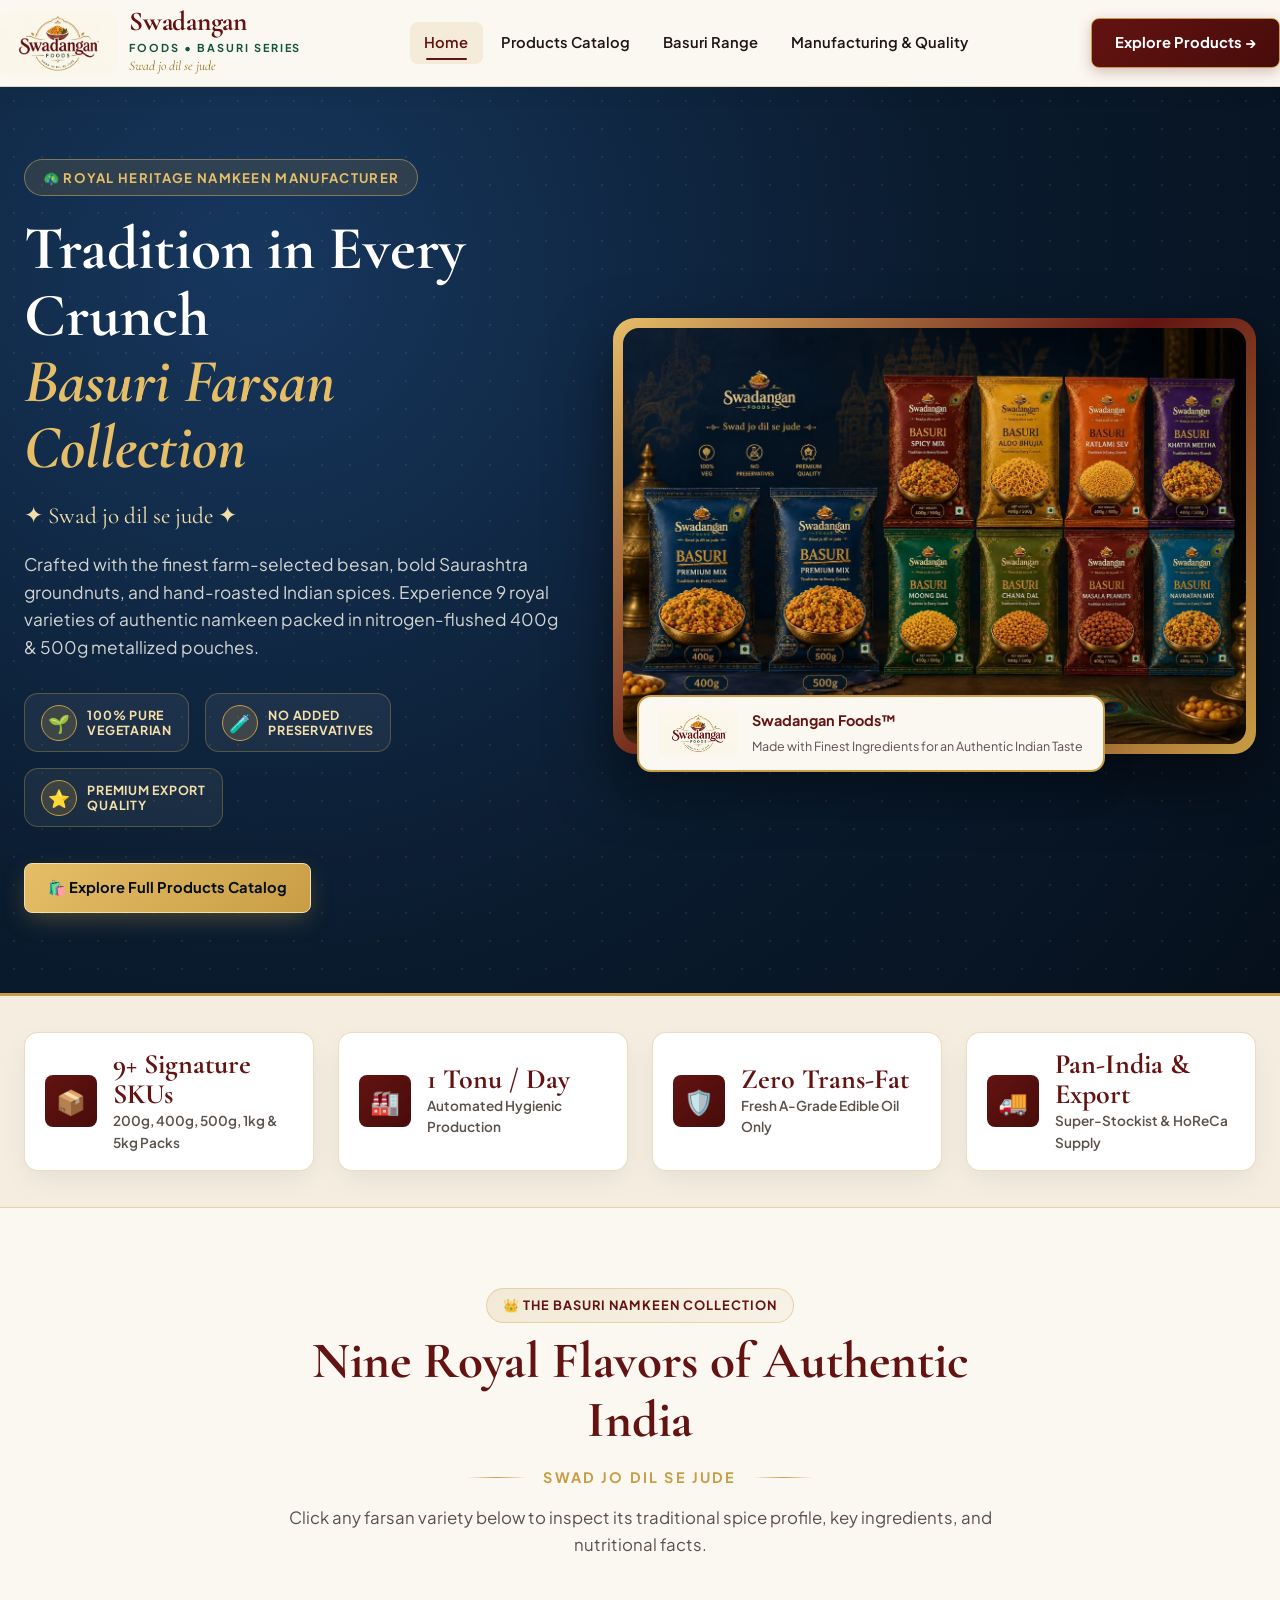
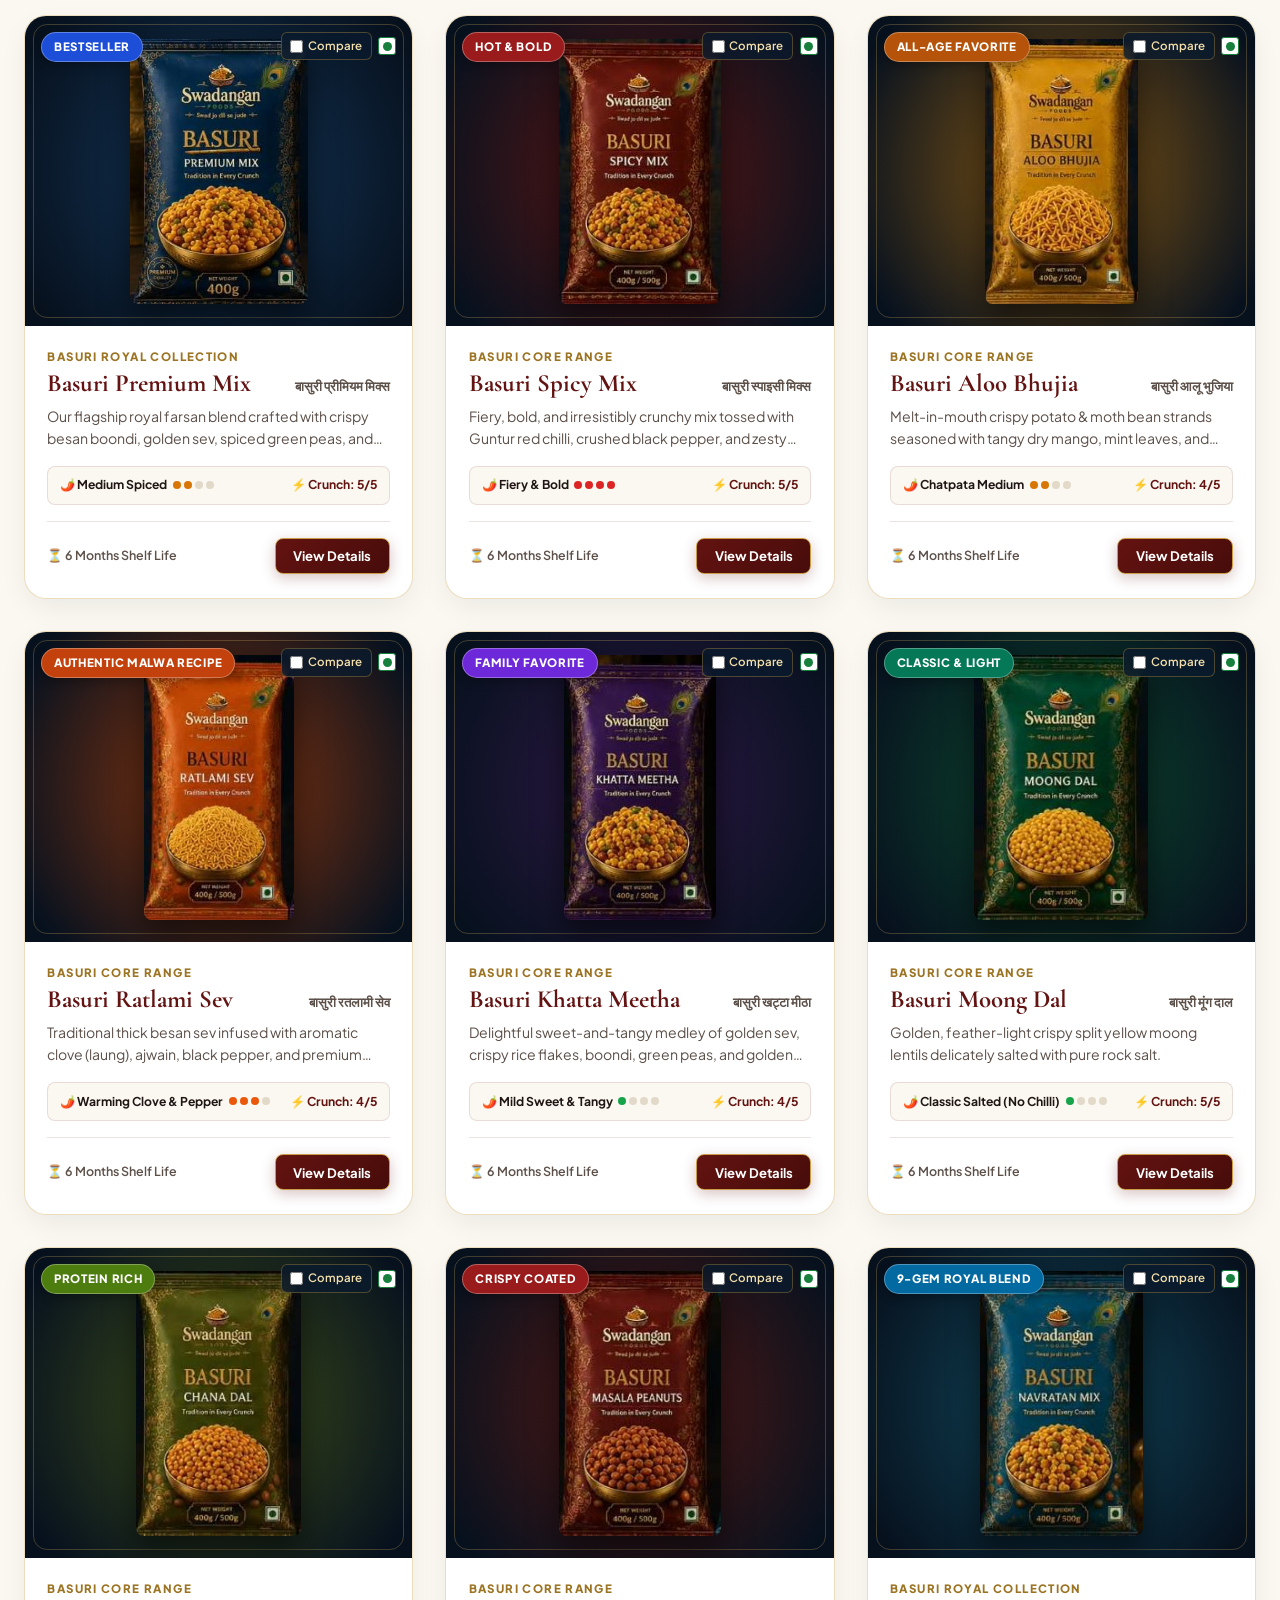
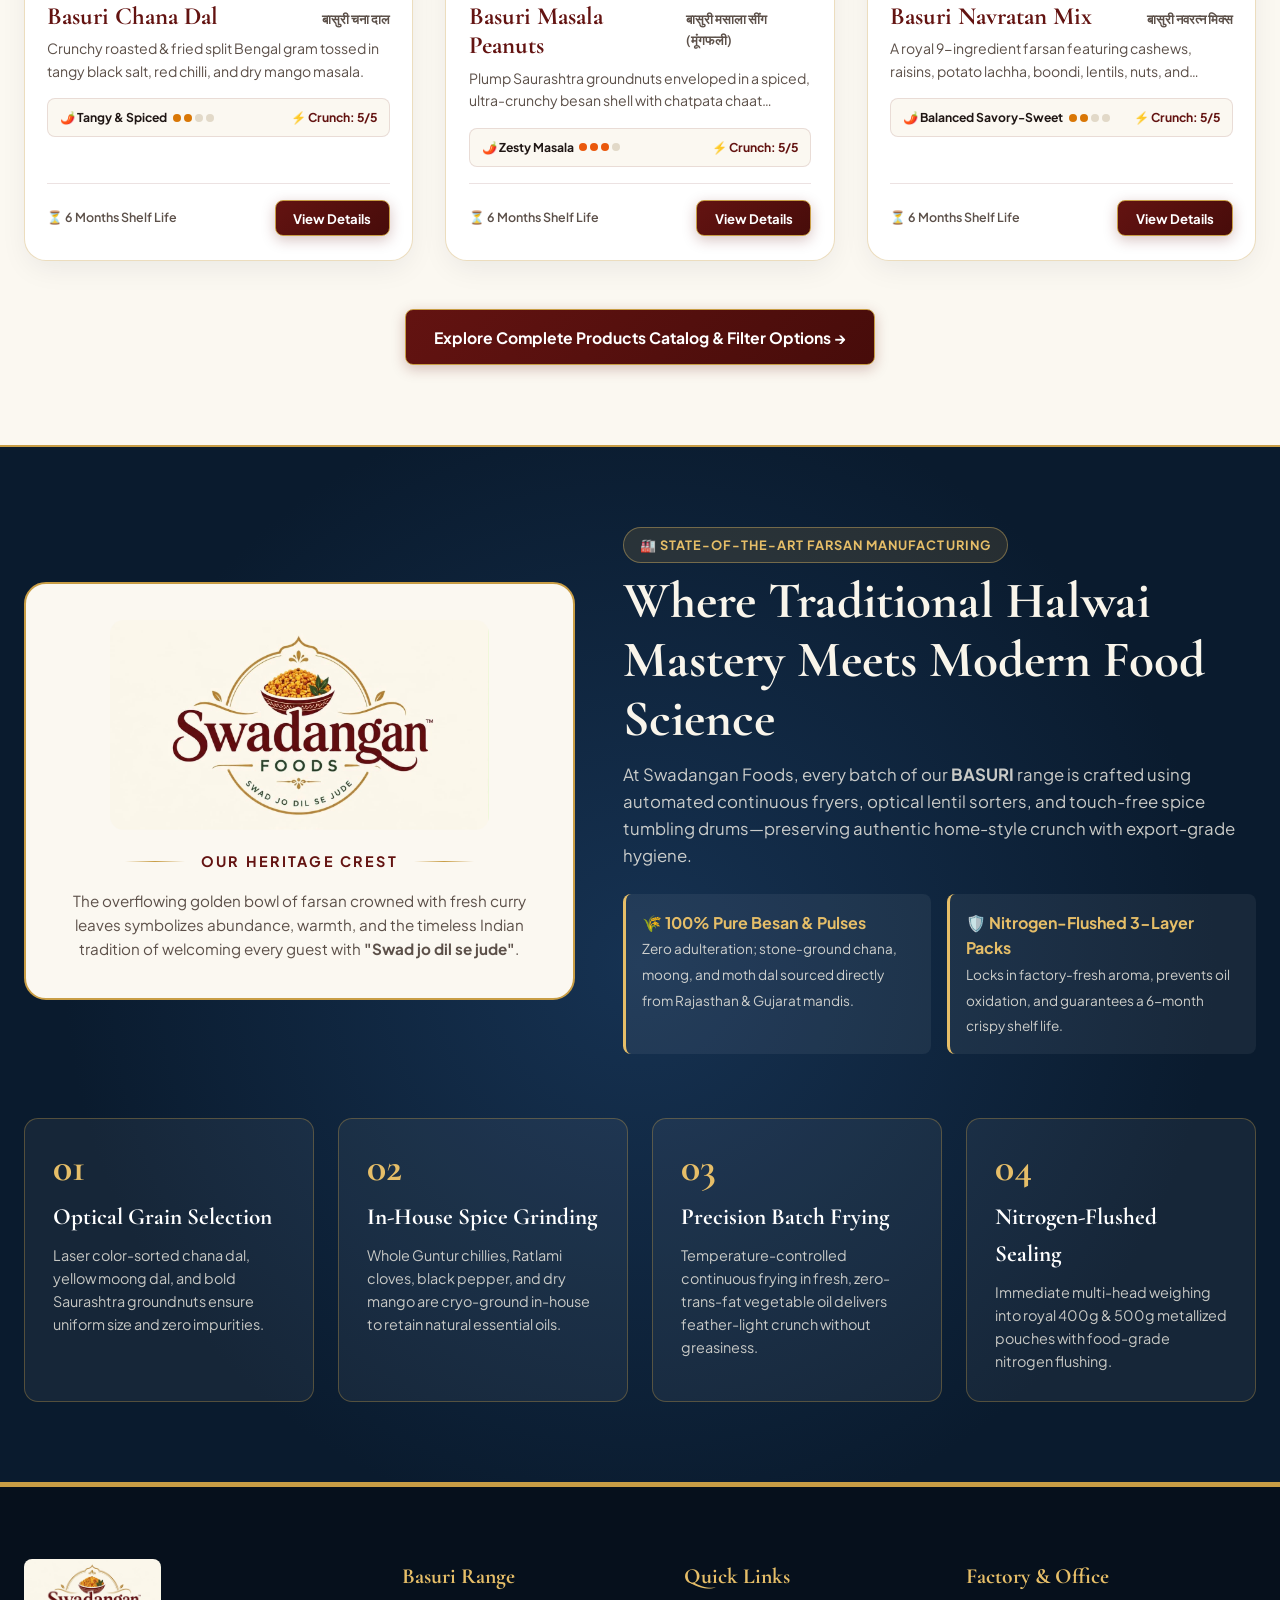
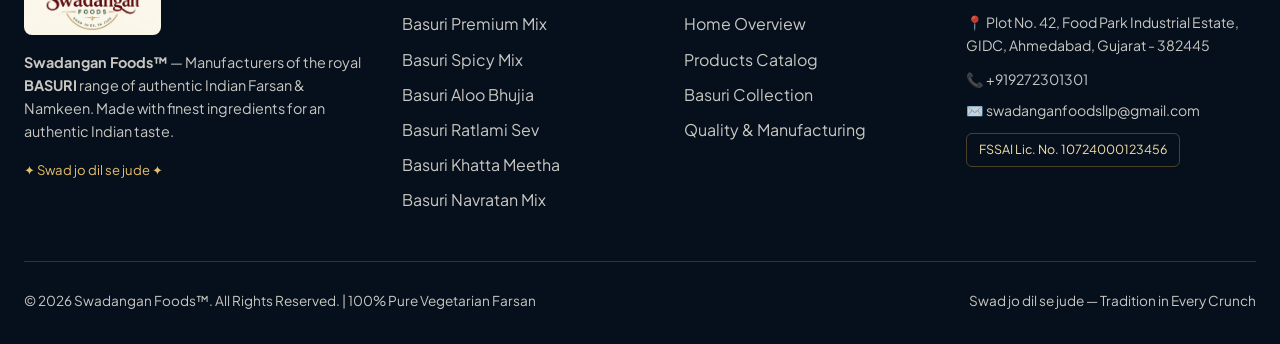
<file: index.html>
<!DOCTYPE html>
<html lang="en">
<head>
  <meta charset="UTF-8" />
  <meta name="viewport" content="width=device-width, initial-scale=1.0" />
  <title>Swadangan Foods | BASURI Royal Indian Farsan & Namkeen Manufacturer</title>
  <meta name="description" content="Swadangan Foods — Swad jo dil se jude. Leading manufacturer of BASURI authentic Indian Farsan & Namkeen: Premium Mix, Spicy Mix, Aloo Bhujia, Ratlami Sev, Khatta Meetha, Moong Dal, Chana Dal, Masala Peanuts & Navratan Mix." />
  <link rel="icon" type="image/jpeg" href="logo.jpeg" />
  <link rel="stylesheet" href="css/styles.css" />
</head>
<body>

  <!-- Sticky Navigation Header -->
  <header class="site-header">
    <div class="container site-header__inner">
      <a href="index.html" class="brand-logo">
        <img src="logo.jpeg" alt="Swadangan Foods Official Logo" class="brand-logo__img" />
        <div class="brand-logo__text">
          <span class="brand-logo__title">Swadangan</span>
          <span class="brand-logo__sub">FOODS • BASURI SERIES</span>
          <span class="brand-logo__motto">Swad jo dil se jude</span>
        </div>
      </a>

      <button type="button" class="mobile-menu-btn" id="mobileMenuBtn" aria-label="Toggle Menu">☰</button>

      <ul class="nav-links" id="mainNavLinks">
        <li><a href="index.html" class="active">Home</a></li>
        <li><a href="products.html">Products Catalog</a></li>
        <li><a href="#royal-showcase">Basuri Range</a></li>
        <li><a href="#manufacturing">Manufacturing & Quality</a></li>
      </ul>

      <div class="header-cta">
        <a href="products.html" class="btn btn--primary">Explore Products →</a>
      </div>
    </div>
  </header>

  <!-- Royal Navy & Gold Hero Section featuring attached products.jpeg & logo.jpeg -->
  <section class="hero-royal">
    <div class="container hero-royal__grid">
      <div class="hero-royal__content">
        <div class="hero-royal__eyebrow">
          <span>🦚 Royal Heritage Namkeen Manufacturer</span>
        </div>
        <h1 class="hero-royal__title">
          Tradition in Every Crunch
          <span>Basuri Farsan Collection</span>
        </h1>
        <div class="hero-royal__motto">
          <span>✦ Swad jo dil se jude ✦</span>
        </div>
        <p class="hero-royal__desc">
          Crafted with the finest farm-selected besan, bold Saurashtra groundnuts, and hand-roasted Indian spices. Experience 9 royal varieties of authentic namkeen packed in nitrogen-flushed 400g & 500g metallized pouches.
        </p>

        <div class="hero-royal__trust-pills">
          <div class="trust-pill">
            <div class="trust-pill__icon">🌱</div>
            <div class="trust-pill__label">100% Pure<br/>Vegetarian</div>
          </div>
          <div class="trust-pill">
            <div class="trust-pill__icon">🧪</div>
            <div class="trust-pill__label">No Added<br/>Preservatives</div>
          </div>
          <div class="trust-pill">
            <div class="trust-pill__icon">⭐</div>
            <div class="trust-pill__label">Premium Export<br/>Quality</div>
          </div>
        </div>

        <div class="hero-royal__actions">
          <a href="products.html" class="btn btn--gold">
            <span>🛍️ Explore Full Products Catalog</span>
          </a>
        </div>
      </div>

      <!-- Attached Full Product Showcase Image (products.jpeg) & Logo Badge (logo.jpeg) -->
      <div class="hero-royal__visual">
        <div class="hero-showcase-frame">
          <div class="hero-showcase-frame__inner">
            <img
              src="products.jpeg"
              alt="Swadangan Foods Basuri Farsan Complete Product Range - Premium Mix, Spicy Mix, Aloo Bhujia, Ratlami Sev, Khatta Meetha, Moong Dal, Chana Dal, Masala Peanuts, Navratan Mix"
              class="hero-showcase-frame__img"
            />
          </div>
          <div class="hero-floating-badge">
            <img src="logo.jpeg" alt="Swadangan Logo" />
            <div>
              <strong>Swadangan Foods™</strong>
              <span>Made with Finest Ingredients for an Authentic Indian Taste</span>
            </div>
          </div>
        </div>
      </div>
    </div>
  </section>

  <!-- Key Manufacturing & Distribution Highlights -->
  <section class="ribbon-stats">
    <div class="container ribbon-stats__grid">
      <div class="stat-card">
        <div class="stat-card__icon">📦</div>
        <div>
          <div class="stat-card__num">9+ Signature SKUs</div>
          <div class="stat-card__label">200g, 400g, 500g, 1kg & 5kg Packs</div>
        </div>
      </div>
      <div class="stat-card">
        <div class="stat-card__icon">🏭</div>
        <div>
          <div class="stat-card__num">1 Tonu / Day</div>
          <div class="stat-card__label">Automated Hygienic Production</div>
        </div>
      </div>
      <div class="stat-card">
        <div class="stat-card__icon">🛡️</div>
        <div>
          <div class="stat-card__num">Zero Trans-Fat</div>
          <div class="stat-card__label">Fresh A-Grade Edible Oil Only</div>
        </div>
      </div>
      <div class="stat-card">
        <div class="stat-card__icon">🚚</div>
        <div>
          <div class="stat-card__num">Pan-India & Export</div>
          <div class="stat-card__label">Super-Stockist & HoReCa Supply</div>
        </div>
      </div>
    </div>
  </section>

  <!-- Complete Basuri Collection Preview -->
  <section class="products-section" id="royal-showcase">
    <div class="container">
      <div class="section-header">
        <span class="gold-pill">👑 The BASURI Namkeen Collection</span>
        <h2 class="section-title">Nine Royal Flavors of Authentic India</h2>
        <div class="ornament-divider">Swad jo dil se jude</div>
        <p class="section-subtitle">
          Click any farsan variety below to inspect its traditional spice profile, key ingredients, and nutritional facts.
        </p>
      </div>

      <!-- Dynamic Grid populated from js/products-config.js -->
      <div class="product-grid" id="homeFeaturedProductsGrid"></div>

      <div style="text-align: center; margin-top: 3rem;">
        <a href="products.html" class="btn btn--primary" style="padding: 0.9rem 1.75rem; font-size: 0.98rem; max-width: 100%;">
          Explore Complete Products Catalog & Filter Options →
        </a>
      </div>
    </div>
  </section>

  <!-- Brand Story & Visual Showcase Banner -->
  <section class="royal-banner-section" id="manufacturing">
    <div class="container">
      <div class="manufacturing-intro-grid">
        <div style="background: var(--cream-bg); padding: 2.25rem; border-radius: var(--radius-lg); border: 2px solid var(--gold-primary); text-align: center; color: var(--text-dark);">
          <img src="logo.jpeg" alt="Swadangan Foods Official Crest" style="max-height: 210px; margin: 0 auto 1.25rem; border-radius: var(--radius-md);" />
          <div class="ornament-divider" style="color: var(--maroon-primary);">Our Heritage Crest</div>
          <p style="font-size: 0.95rem; color: var(--text-muted);">
            The overflowing golden bowl of farsan crowned with fresh curry leaves symbolizes abundance, warmth, and the timeless Indian tradition of welcoming every guest with <strong>"Swad jo dil se jude"</strong>.
          </p>
        </div>
        <div>
          <span class="gold-pill gold-pill--dark">🏭 State-of-the-Art Farsan Manufacturing</span>
          <h2 class="section-title section-title--light">Where Traditional Halwai Mastery Meets Modern Food Science</h2>
          <p class="section-subtitle section-subtitle--light" style="margin-bottom: 1.5rem;">
            At Swadangan Foods, every batch of our <strong>BASURI</strong> range is crafted using automated continuous fryers, optical lentil sorters, and touch-free spice tumbling drums—preserving authentic home-style crunch with export-grade hygiene.
          </p>
          <div class="manufacturing-highlights-grid">
            <div style="background:rgba(255,255,255,0.06); padding: 1rem; border-radius: var(--radius-sm); border-left: 3px solid var(--gold-bright);">
              <strong style="color: var(--gold-bright); display:block;">🌾 100% Pure Besan & Pulses</strong>
              <span style="font-size: 0.85rem; color: rgba(249,245,235,0.8);">Zero adulteration; stone-ground chana, moong, and moth dal sourced directly from Rajasthan & Gujarat mandis.</span>
            </div>
            <div style="background:rgba(255,255,255,0.06); padding: 1rem; border-radius: var(--radius-sm); border-left: 3px solid var(--gold-bright);">
              <strong style="color: var(--gold-bright); display:block;">🛡️ Nitrogen-Flushed 3-Layer Packs</strong>
              <span style="font-size: 0.85rem; color: rgba(249,245,235,0.8);">Locks in factory-fresh aroma, prevents oil oxidation, and guarantees a 6-month crispy shelf life.</span>
            </div>
          </div>
        </div>
      </div>

      <!-- 4-Step Manufacturing Process -->
      <div class="process-grid">
        <div class="process-card">
          <div class="process-card__step">01</div>
          <h3>Optical Grain Selection</h3>
          <p>Laser color-sorted chana dal, yellow moong dal, and bold Saurashtra groundnuts ensure uniform size and zero impurities.</p>
        </div>
        <div class="process-card">
          <div class="process-card__step">02</div>
          <h3>In-House Spice Grinding</h3>
          <p>Whole Guntur chillies, Ratlami cloves, black pepper, and dry mango are cryo-ground in-house to retain natural essential oils.</p>
        </div>
        <div class="process-card">
          <div class="process-card__step">03</div>
          <h3>Precision Batch Frying</h3>
          <p>Temperature-controlled continuous frying in fresh, zero-trans-fat vegetable oil delivers feather-light crunch without greasiness.</p>
        </div>
        <div class="process-card">
          <div class="process-card__step">04</div>
          <h3>Nitrogen-Flushed Sealing</h3>
          <p>Immediate multi-head weighing into royal 400g & 500g metallized pouches with food-grade nitrogen flushing.</p>
        </div>
      </div>
    </div>
  </section>

  <!-- Site Footer -->
  <footer class="site-footer">
    <div class="container">
      <div class="footer-grid">
        <div>
          <img src="logo.jpeg" alt="Swadangan Foods Logo" class="footer-brand-logo" />
          <p style="font-size:0.9rem; margin-bottom:1rem;">
            <strong>Swadangan Foods™</strong> — Manufacturers of the royal <strong>BASURI</strong> range of authentic Indian Farsan & Namkeen. Made with finest ingredients for an authentic Indian taste.
          </p>
          <div style="font-size:0.82rem; color:var(--gold-bright);">
            ✦ Swad jo dil se jude ✦
          </div>
        </div>

        <div>
          <h4 class="footer-heading">Basuri Range</h4>
          <ul class="footer-links">
            <li><a href="products.html">Basuri Premium Mix</a></li>
            <li><a href="products.html">Basuri Spicy Mix</a></li>
            <li><a href="products.html">Basuri Aloo Bhujia</a></li>
            <li><a href="products.html">Basuri Ratlami Sev</a></li>
            <li><a href="products.html">Basuri Khatta Meetha</a></li>
            <li><a href="products.html">Basuri Navratan Mix</a></li>
          </ul>
        </div>

        <div>
          <h4 class="footer-heading">Quick Links</h4>
          <ul class="footer-links">
            <li><a href="index.html">Home Overview</a></li>
            <li><a href="products.html">Products Catalog</a></li>
            <li><a href="#royal-showcase">Basuri Collection</a></li>
            <li><a href="#manufacturing">Quality & Manufacturing</a></li>
          </ul>
        </div>

        <div>
          <h4 class="footer-heading">Factory & Office</h4>
          <p style="font-size:0.88rem; margin-bottom:0.75rem;">
            📍 <span class="js-brand-address">Plot No. 42, Food Park Industrial Estate, GIDC, Ahmedabad, Gujarat - 382445</span>
          </p>
          <p style="font-size:0.88rem; margin-bottom:0.5rem;">📞 <a href="tel:+919272301301" class="js-brand-phone">+919272301301</a></p>
          <p style="font-size:0.88rem; margin-bottom:0.75rem;">✉️ <a href="mailto:swadanganfoodsllp@gmail.com" class="js-brand-email">swadanganfoodsllp@gmail.com</a></p>
          <div style="display:inline-block; padding:0.35rem 0.75rem; border:1px solid var(--border-gold); border-radius:6px; font-size:0.78rem; color:var(--gold-light);">
            FSSAI Lic. No. <span class="js-brand-fssai">10724000123456</span>
          </div>
        </div>
      </div>

      <div class="footer-bottom">
        <span>© 2026 Swadangan Foods™. All Rights Reserved. | 100% Pure Vegetarian Farsan</span>
        <span>Swad jo dil se jude — Tradition in Every Crunch</span>
      </div>
    </div>
  </footer>

  <!-- Quick View & Comparison Modal -->
  <div class="modal-backdrop" id="quickViewModal" onclick="if(event.target===this) window.SwadanganApp.closeQuickView()">
    <div class="modal-dialog">
      <button type="button" class="modal-close-btn" onclick="window.SwadanganApp.closeQuickView()">✕</button>
      <div id="quickViewModalBody"></div>
    </div>
  </div>

  <!-- Scripts -->
  <script src="js/products-config.js"></script>
  <script src="js/app.js"></script>
</body>
</html>
</file>
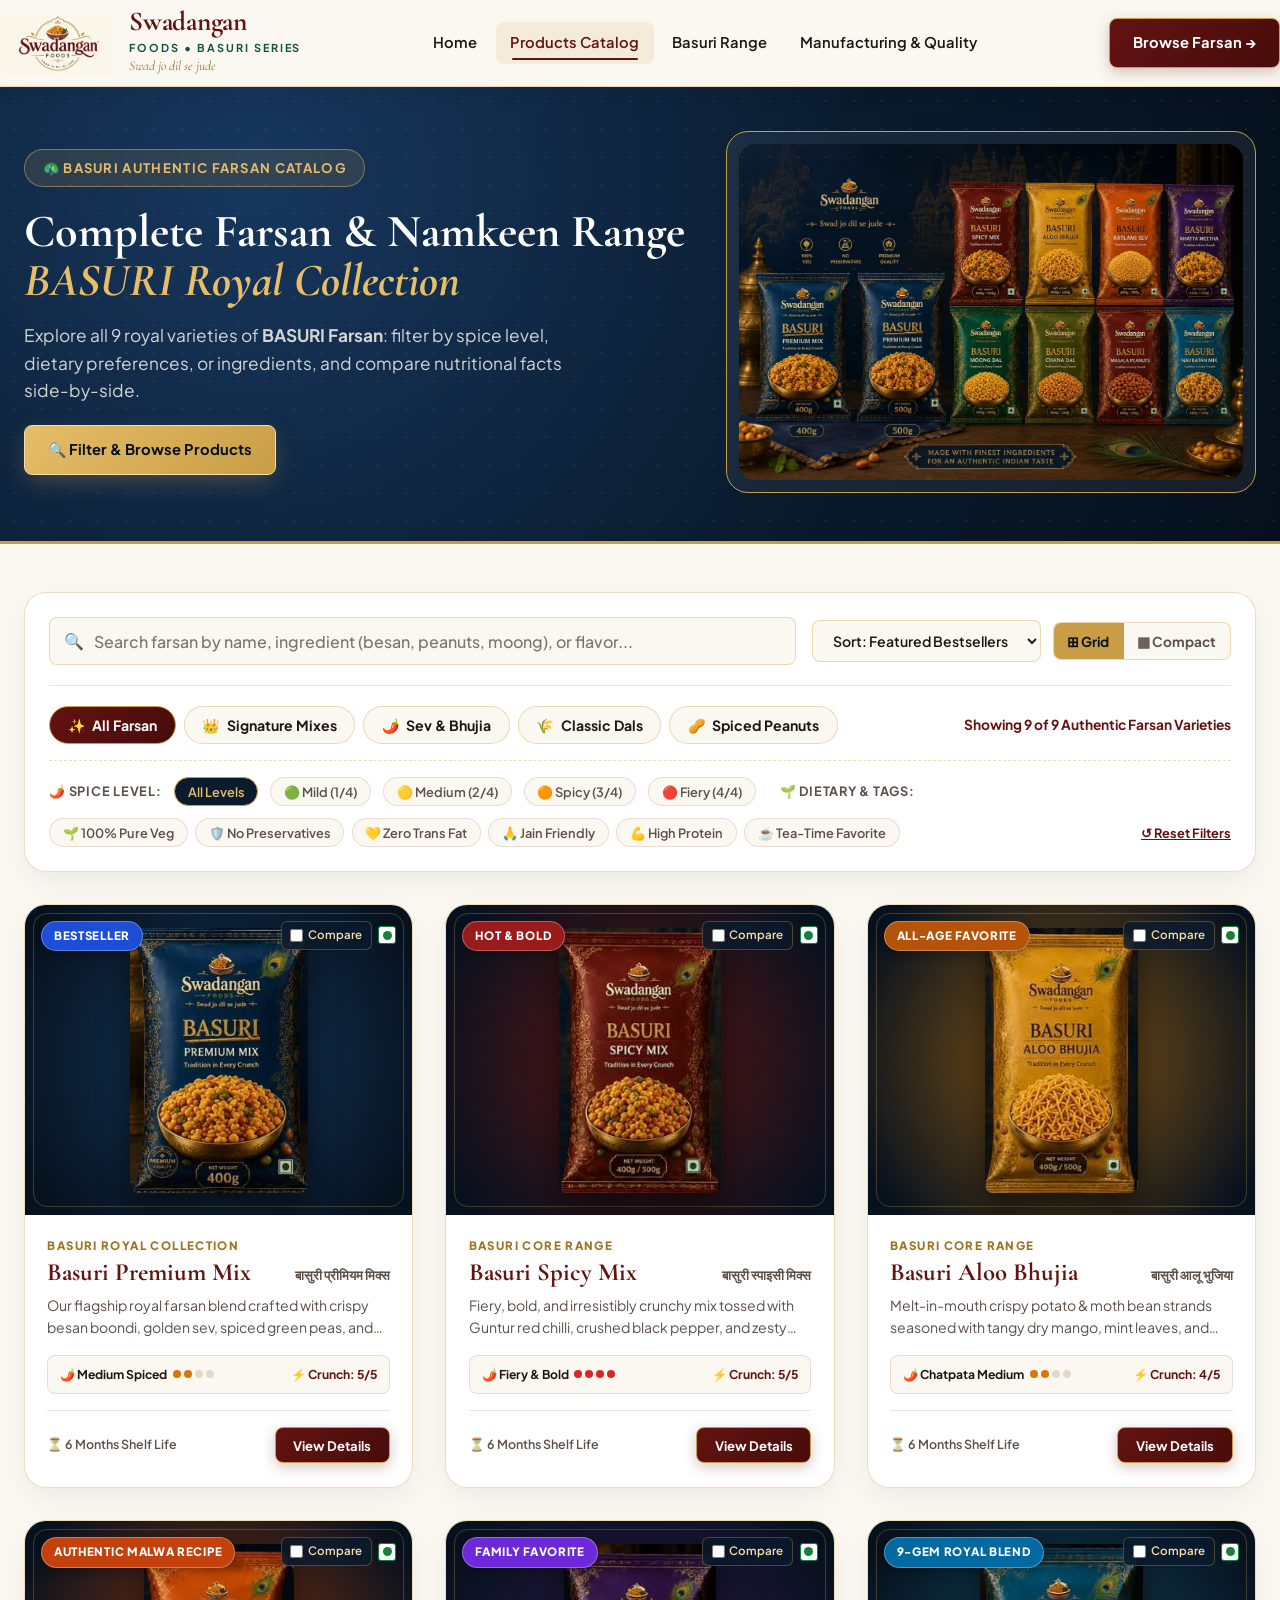
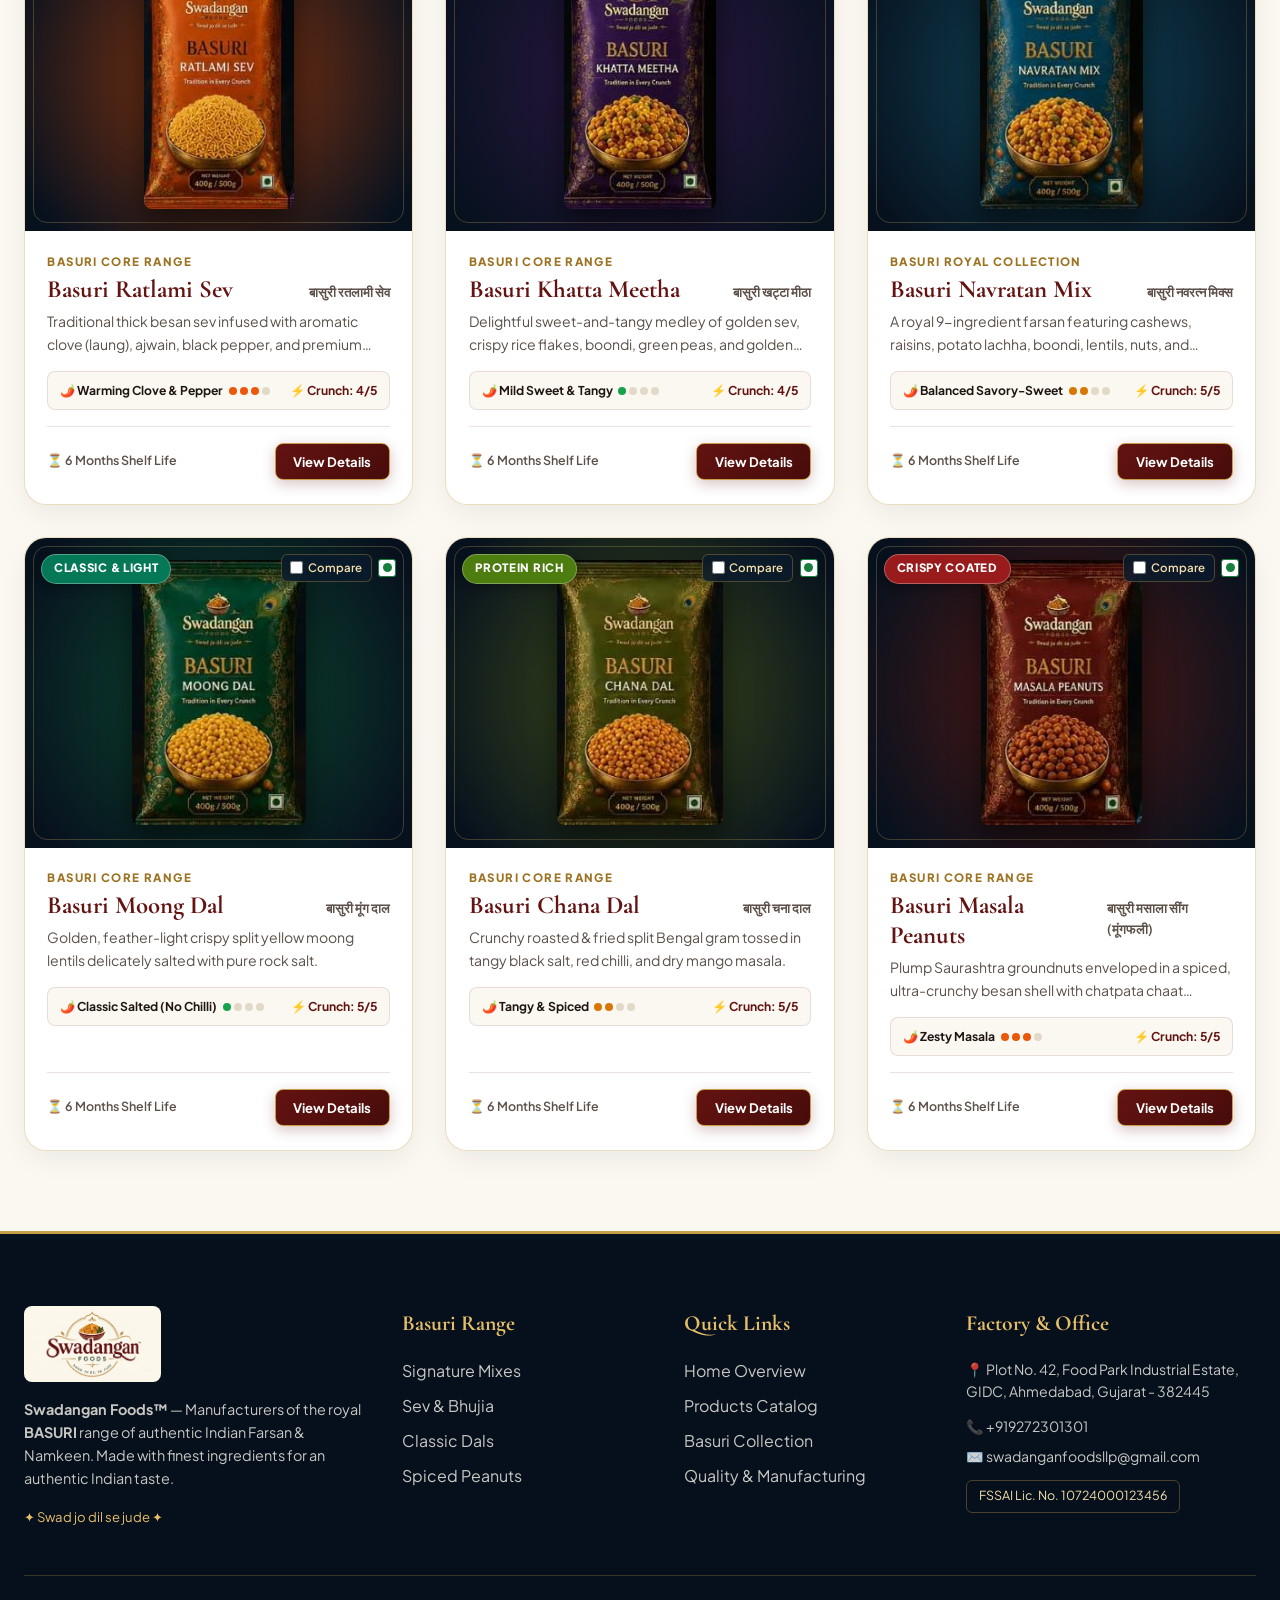
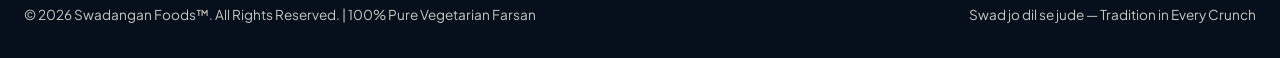
<file: products.html>
<!DOCTYPE html>
<html lang="en">
<head>
  <meta charset="UTF-8" />
  <meta name="viewport" content="width=device-width, initial-scale=1.0" />
  <title>Products Catalog | Swadangan Foods (BASURI Farsan Range)</title>
  <meta name="description" content="Explore Swadangan Foods' BASURI Farsan & Namkeen catalog. Filter by spice level, dietary tags, pack sizes (200g to 5kg), and switch between Retail MRP and Wholesale Bulk tiers." />
  <link rel="icon" type="image/jpeg" href="logo.jpeg" />
  <link rel="stylesheet" href="css/styles.css" />
</head>
<body>

  <!-- Sticky Navigation Header -->
  <header class="site-header">
    <div class="container site-header__inner">
      <a href="index.html" class="brand-logo">
        <img src="logo.jpeg" alt="Swadangan Foods Official Logo" class="brand-logo__img" />
        <div class="brand-logo__text">
          <span class="brand-logo__title">Swadangan</span>
          <span class="brand-logo__sub">FOODS • BASURI SERIES</span>
          <span class="brand-logo__motto">Swad jo dil se jude</span>
        </div>
      </a>

      <button type="button" class="mobile-menu-btn" id="mobileMenuBtn" aria-label="Toggle Menu">☰</button>

      <ul class="nav-links" id="mainNavLinks">
        <li><a href="index.html">Home</a></li>
        <li><a href="products.html" class="active">Products Catalog</a></li>
        <li><a href="index.html#royal-showcase">Basuri Range</a></li>
        <li><a href="index.html#manufacturing">Manufacturing & Quality</a></li>
      </ul>

      <div class="header-cta">
        <a href="#catalogToolbarSection" class="btn btn--primary">Browse Farsan →</a>
      </div>
    </div>
  </header>

  <!-- Compact Royal Banner for Products Page -->
  <section class="hero-royal" style="padding: 2.75rem 0 3rem;">
    <div class="container products-hero-grid">
      <div>
        <div class="hero-royal__eyebrow">
          <span>🦚 BASURI Authentic Farsan Catalog</span>
        </div>
        <h1 class="hero-royal__title" style="font-size: clamp(2.1rem, 3.6vw, 3.1rem);">
          Complete Farsan & Namkeen Range
          <span>BASURI Royal Collection</span>
        </h1>
        <p class="hero-royal__desc" style="margin-bottom: 1.25rem;">
          Explore all 9 royal varieties of <strong>BASURI Farsan</strong>: filter by spice level, dietary preferences, or ingredients, and compare nutritional facts side-by-side.
        </p>
        <div style="display:flex; flex-wrap:wrap; gap:0.75rem;">
          <a href="#catalogToolbarSection" class="btn btn--gold">
            🔍 Filter & Browse Products
          </a>
        </div>
      </div>

      <div style="background: rgba(255,255,255,0.06); border: 1.5px solid var(--gold-primary); border-radius: var(--radius-lg); padding: 0.75rem;">
        <img
          src="products.jpeg"
          alt="Swadangan Foods Basuri Complete Lineup"
          style="border-radius: calc(var(--radius-lg) - 6px); width: 100%; height: auto;"
        />
      </div>
    </div>
  </section>

  <!-- Main Configurable Products Section -->
  <section class="products-section" id="catalogToolbarSection" style="padding-top: 3rem;">
    <div class="container">

      <!-- Interactive Configurable Toolbar -->
      <div class="catalog-toolbar">
        <!-- Row 1: Search, Sort, Layout View -->
        <div class="catalog-toolbar__top">
          <div class="search-box">
            <span class="search-box__icon">🔍</span>
            <input
              type="search"
              id="catalogSearchInput"
              placeholder="Search farsan by name, ingredient (besan, peanuts, moong), or flavor..."
              oninput="window.SwadanganApp.setSearch(this.value)"
            />
          </div>

          <div class="toolbar-controls">
            <select class="select-control" aria-label="Sort Products" onchange="window.SwadanganApp.setSortBy(this.value)">
              <option value="featured">Sort: Featured Bestsellers</option>
              <option value="name-asc">Name: A to Z</option>
              <option value="spice-desc">Spice Level: High to Mild</option>
              <option value="protein-desc">Protein: Highest First</option>
            </select>

            <div class="view-switcher" role="group" aria-label="Catalog View Mode">
              <button type="button" class="view-btn active js-view-btn" data-view="grid" onclick="window.SwadanganApp.setViewType('grid')" title="Standard Grid View">
                ⊞ Grid
              </button>
              <button type="button" class="view-btn js-view-btn" data-view="compact" onclick="window.SwadanganApp.setViewType('compact')" title="Compact Cards View">
                ▦ Compact
              </button>
            </div>
          </div>
        </div>

        <!-- Row 2: Category Tabs & Result Counter -->
        <div class="catalog-toolbar__bottom">
          <div class="category-tabs" id="categoryTabsContainer"></div>
          <div id="catalogResultCount" style="font-size:0.86rem; font-weight:700; color:var(--maroon-primary);"></div>
        </div>

        <!-- Row 3: Spice Level & Dietary Filter Chips -->
        <div class="filter-pills-row">
          <span class="filter-group-label">🌶️ Spice Level:</span>
          <button type="button" class="filter-chip active js-spice-chip" data-spice="all" onclick="window.SwadanganApp.setSpiceFilter('all')">All Levels</button>
          <button type="button" class="filter-chip js-spice-chip" data-spice="1" onclick="window.SwadanganApp.setSpiceFilter(1)">🟢 Mild (1/4)</button>
          <button type="button" class="filter-chip js-spice-chip" data-spice="2" onclick="window.SwadanganApp.setSpiceFilter(2)">🟡 Medium (2/4)</button>
          <button type="button" class="filter-chip js-spice-chip" data-spice="3" onclick="window.SwadanganApp.setSpiceFilter(3)">🟠 Spicy (3/4)</button>
          <button type="button" class="filter-chip js-spice-chip" data-spice="4" onclick="window.SwadanganApp.setSpiceFilter(4)">🔴 Fiery (4/4)</button>

          <span class="filter-group-label" style="margin-left:0.75rem;">🌱 Dietary & Tags:</span>
          <div id="dietaryChipsContainer" style="display:inline-flex; flex-wrap:wrap; gap:0.45rem;"></div>

          <button
            type="button"
            style="margin-left:auto; font-size:0.8rem; font-weight:700; color:var(--maroon-primary); text-decoration:underline;"
            onclick="window.SwadanganApp.resetAllFilters()"
          >
            ↺ Reset Filters
          </button>
        </div>
      </div>

      <!-- Dynamic Catalog Output (Grid / Compact / Wholesale Table) -->
      <div id="configurableCatalogOutput"></div>

    </div>
  </section>

  <!-- Site Footer -->
  <footer class="site-footer">
    <div class="container">
      <div class="footer-grid">
        <div>
          <img src="logo.jpeg" alt="Swadangan Foods Logo" class="footer-brand-logo" />
          <p style="font-size:0.9rem; margin-bottom:1rem;">
            <strong>Swadangan Foods™</strong> — Manufacturers of the royal <strong>BASURI</strong> range of authentic Indian Farsan & Namkeen. Made with finest ingredients for an authentic Indian taste.
          </p>
          <div style="font-size:0.82rem; color:var(--gold-bright);">
            ✦ Swad jo dil se jude ✦
          </div>
        </div>

        <div>
          <h4 class="footer-heading">Basuri Range</h4>
          <ul class="footer-links">
            <li><a href="javascript:void(0)" onclick="window.SwadanganApp.setCategory('signature-mix')">Signature Mixes</a></li>
            <li><a href="javascript:void(0)" onclick="window.SwadanganApp.setCategory('sev-bhujia')">Sev & Bhujia</a></li>
            <li><a href="javascript:void(0)" onclick="window.SwadanganApp.setCategory('dal-lentils')">Classic Dals</a></li>
            <li><a href="javascript:void(0)" onclick="window.SwadanganApp.setCategory('peanuts-nuts')">Spiced Peanuts</a></li>
          </ul>
        </div>

        <div>
          <h4 class="footer-heading">Quick Links</h4>
          <ul class="footer-links">
            <li><a href="index.html">Home Overview</a></li>
            <li><a href="products.html">Products Catalog</a></li>
            <li><a href="index.html#royal-showcase">Basuri Collection</a></li>
            <li><a href="index.html#manufacturing">Quality & Manufacturing</a></li>
          </ul>
        </div>

        <div>
          <h4 class="footer-heading">Factory & Office</h4>
          <p style="font-size:0.88rem; margin-bottom:0.75rem;">
            📍 <span class="js-brand-address">Plot No. 42, Food Park Industrial Estate, GIDC, Ahmedabad, Gujarat - 382445</span>
          </p>
          <p style="font-size:0.88rem; margin-bottom:0.5rem;">📞 <a href="tel:+919272301301" class="js-brand-phone">+919272301301</a></p>
          <p style="font-size:0.88rem; margin-bottom:0.75rem;">✉️ <a href="mailto:swadanganfoodsllp@gmail.com" class="js-brand-email">swadanganfoodsllp@gmail.com</a></p>
          <div style="display:inline-block; padding:0.35rem 0.75rem; border:1px solid var(--border-gold); border-radius:6px; font-size:0.78rem; color:var(--gold-light);">
            FSSAI Lic. No. <span class="js-brand-fssai">10724000123456</span>
          </div>
        </div>
      </div>

      <div class="footer-bottom">
        <span>© 2026 Swadangan Foods™. All Rights Reserved. | 100% Pure Vegetarian Farsan</span>
        <span>Swad jo dil se jude — Tradition in Every Crunch</span>
      </div>
    </div>
  </footer>

  <!-- Floating Comparison Bar -->
  <div class="compare-bar" id="compareFloatingBar"></div>

  <!-- Quick View & Comparison Modal -->
  <div class="modal-backdrop" id="quickViewModal" onclick="if(event.target===this) window.SwadanganApp.closeQuickView()">
    <div class="modal-dialog">
      <button type="button" class="modal-close-btn" onclick="window.SwadanganApp.closeQuickView()">✕</button>
      <div id="quickViewModalBody"></div>
    </div>
  </div>

  <!-- Scripts -->
  <script src="js/products-config.js"></script>
  <script src="js/app.js"></script>
</body>
</html>
</file>
<file: css/styles.css>
/* ==========================================================================
   SWADANGAN FOODS - ROYAL INDIAN FARSAN DESIGN SYSTEM
   Colors inspired by Swadangan Logo & BASURI Royal Packaging
   ========================================================================== */

@import url('https://fonts.googleapis.com/css2?family=Cinzel+Decorative:wght@700&family=Cormorant+Garamond:ital,wght@0,600;0,700;1,600&family=Plus+Jakarta+Sans:wght@400;500;600;700;800&display=swap');

:root {
  /* Brand Colors from Logo & Packaging */
  --royal-navy: #0a1b2e;
  --royal-navy-light: #122b47;
  --royal-navy-deep: #06101c;
  --maroon-primary: #631311;
  --maroon-dark: #470c0a;
  --maroon-light: #871f1c;
  --gold-primary: #c89d45;
  --gold-bright: #e6be68;
  --gold-light: #f4dfaa;
  --gold-dark: #9c7423;
  --cream-bg: #fbf8f1;
  --cream-warm: #f4ede0;
  --cream-card: #ffffff;
  --peacock-green: #14533c;
  --peacock-teal: #0e5a6f;
  --veg-green: #16803c;

  /* Text Colors */
  --text-dark: #1f1614;
  --text-muted: #5c5049;
  --text-light: #f9f5eb;
  --text-gold: #e2bc6b;

  /* Borders & Shadows */
  --border-gold: rgba(200, 157, 69, 0.35);
  --border-subtle: rgba(99, 19, 17, 0.12);
  --shadow-soft: 0 10px 30px -5px rgba(10, 27, 46, 0.08);
  --shadow-hover: 0 20px 40px -10px rgba(10, 27, 46, 0.18);
  --shadow-gold: 0 8px 25px -4px rgba(200, 157, 69, 0.35);

  /* Typography */
  --font-heading: 'Cormorant Garamond', Georgia, serif;
  --font-display: 'Cinzel Decorative', serif;
  --font-body: 'Plus Jakarta Sans', -apple-system, BlinkMacSystemFont, sans-serif;

  /* Layout */
  --container-max: 1320px;
  --radius-sm: 8px;
  --radius-md: 14px;
  --radius-lg: 22px;
  --radius-xl: 32px;
  --transition: all 0.3s cubic-bezier(0.16, 1, 0.3, 1);
}

*, *::before, *::after {
  box-sizing: border-box;
  margin: 0;
  padding: 0;
}

html {
  scroll-behavior: smooth;
  font-size: 16px;
  overflow-x: hidden;
  max-width: 100%;
}

body {
  font-family: var(--font-body);
  background-color: var(--cream-bg);
  color: var(--text-dark);
  line-height: 1.6;
  overflow-x: hidden;
  max-width: 100%;
  width: 100%;
  -webkit-font-smoothing: antialiased;
}

img {
  max-width: 100%;
  height: auto;
  display: block;
}

a {
  color: inherit;
  text-decoration: none;
  transition: var(--transition);
}

button, input, select, textarea {
  font-family: inherit;
  font-size: inherit;
}

button {
  cursor: pointer;
  border: none;
  background: none;
}

.container {
  max-width: var(--container-max);
  margin: 0 auto;
  padding: 0 1.5rem;
}

/* ==========================================================================
   ORNAMENTAL & ROYAL MOTIFS
   ========================================================================== */

.ornament-divider {
  display: flex;
  align-items: center;
  justify-content: center;
  gap: 1rem;
  margin: 1rem 0;
  color: var(--gold-primary);
  font-size: 0.9rem;
  letter-spacing: 0.15em;
  text-transform: uppercase;
  font-weight: 700;
}

.ornament-divider::before,
.ornament-divider::after {
  content: "";
  height: 1px;
  width: 60px;
  background: linear-gradient(90deg, transparent, var(--gold-primary), transparent);
}

.gold-pill {
  display: inline-flex;
  align-items: center;
  gap: 0.5rem;
  padding: 0.4rem 1rem;
  border-radius: 999px;
  background: linear-gradient(135deg, rgba(200, 157, 69, 0.16), rgba(200, 157, 69, 0.06));
  border: 1px solid var(--border-gold);
  color: var(--maroon-primary);
  font-size: 0.8rem;
  font-weight: 700;
  letter-spacing: 0.08em;
  text-transform: uppercase;
}

.gold-pill--dark {
  background: rgba(200, 157, 69, 0.15);
  color: var(--gold-bright);
  border-color: rgba(230, 190, 104, 0.4);
}

.section-header {
  text-align: center;
  max-width: 760px;
  margin: 0 auto 3.5rem;
}

.section-title {
  font-family: var(--font-heading);
  font-size: clamp(2.2rem, 4vw, 3.25rem);
  font-weight: 700;
  color: var(--maroon-primary);
  line-height: 1.15;
  margin: 0.6rem 0 0.85rem;
}

.section-title--light {
  color: var(--text-light);
}

.section-subtitle {
  color: var(--text-muted);
  font-size: 1.05rem;
}

.section-subtitle--light {
  color: rgba(249, 245, 235, 0.8);
}

/* Pure Veg Official Mark */
.veg-mark {
  display: inline-flex;
  align-items: center;
  justify-content: center;
  width: 18px;
  height: 18px;
  border: 1.5px solid var(--veg-green);
  border-radius: 3px;
  background: #fff;
  flex-shrink: 0;
}

.veg-mark::after {
  content: "";
  width: 9px;
  height: 9px;
  border-radius: 50%;
  background: var(--veg-green);
}

/* ==========================================================================
   TOP BAR & NAVIGATION HEADER
   ========================================================================== */

.top-announcement {
  background: linear-gradient(90deg, var(--maroon-dark), var(--maroon-primary), var(--maroon-dark));
  color: var(--gold-light);
  font-size: 0.82rem;
  padding: 0.5rem 0;
  border-bottom: 1px solid var(--border-gold);
}

.top-announcement__inner {
  display: flex;
  align-items: center;
  justify-content: space-between;
  flex-wrap: wrap;
  gap: 0.5rem;
}

.top-announcement__badges {
  display: flex;
  align-items: center;
  gap: 1.25rem;
  font-weight: 600;
}

.top-announcement__badges span {
  display: inline-flex;
  align-items: center;
  gap: 0.35rem;
}

.top-announcement__actions {
  display: flex;
  align-items: center;
  gap: 1.25rem;
}

.top-announcement__actions a:hover {
  color: #fff;
  text-decoration: underline;
}

.site-header {
  position: sticky;
  top: 0;
  z-index: 100;
  background: rgba(251, 248, 241, 0.94);
  backdrop-filter: blur(14px);
  border-bottom: 1px solid var(--border-gold);
  box-shadow: 0 4px 20px rgba(10, 27, 46, 0.05);
}

.site-header__inner {
  display: flex;
  align-items: center;
  justify-content: space-between;
  min-height: 86px;
  padding: 0.45rem 0;
  gap: 1.25rem;
  flex-wrap: nowrap;
}

.brand-logo {
  display: flex;
  align-items: center;
  gap: 0.85rem;
  flex-shrink: 0;
  white-space: nowrap;
}

.brand-logo__img {
  height: 64px;
  width: auto;
  border-radius: var(--radius-sm);
  object-fit: contain;
  flex-shrink: 0;
}

.brand-logo__text {
  display: flex;
  flex-direction: column;
  white-space: nowrap;
}

.brand-logo__title {
  font-family: var(--font-heading);
  font-size: 1.7rem;
  font-weight: 700;
  color: var(--maroon-primary);
  line-height: 1.05;
  letter-spacing: -0.01em;
  white-space: nowrap;
}

.brand-logo__sub {
  font-size: 0.68rem;
  font-weight: 700;
  letter-spacing: 0.18em;
  color: var(--peacock-green);
  text-transform: uppercase;
  margin-top: 2px;
  white-space: nowrap;
}

.brand-logo__motto {
  font-family: var(--font-heading);
  font-style: italic;
  font-size: 0.84rem;
  color: var(--gold-dark);
  white-space: nowrap;
}

.nav-links {
  display: flex;
  align-items: center;
  gap: 0.25rem;
  list-style: none;
  flex-wrap: nowrap;
}

.nav-links li {
  flex-shrink: 0;
}

.nav-links a {
  display: inline-block;
  padding: 0.55rem 0.9rem;
  border-radius: var(--radius-sm);
  font-weight: 600;
  font-size: 0.92rem;
  color: var(--text-dark);
  position: relative;
  white-space: nowrap;
}

.nav-links a:hover,
.nav-links a.active {
  color: var(--maroon-primary);
  background: rgba(200, 157, 69, 0.14);
}

.nav-links a.active::after {
  content: "";
  position: absolute;
  bottom: 4px;
  left: 1rem;
  right: 1rem;
  height: 2px;
  background: var(--maroon-primary);
  border-radius: 2px;
}

.header-cta {
  display: flex;
  align-items: center;
  gap: 0.75rem;
  flex-shrink: 0;
  white-space: nowrap;
}

.btn {
  display: inline-flex;
  align-items: center;
  justify-content: center;
  gap: 0.55rem;
  padding: 0.75rem 1.45rem;
  border-radius: var(--radius-sm);
  font-weight: 700;
  font-size: 0.92rem;
  transition: var(--transition);
  white-space: nowrap;
}

.btn--primary {
  background: linear-gradient(135deg, var(--maroon-primary), var(--maroon-dark));
  color: #fff;
  border: 1px solid var(--gold-primary);
  box-shadow: 0 4px 14px rgba(99, 19, 17, 0.25);
}

.btn--primary:hover {
  background: linear-gradient(135deg, var(--maroon-light), var(--maroon-primary));
  transform: translateY(-2px);
  box-shadow: 0 8px 22px rgba(99, 19, 17, 0.35);
}

.btn--gold {
  background: linear-gradient(135deg, var(--gold-bright), var(--gold-primary));
  color: var(--royal-navy-deep);
  border: 1px solid var(--gold-light);
  box-shadow: var(--shadow-gold);
}

.btn--gold:hover {
  transform: translateY(-2px);
  filter: brightness(1.06);
}

.btn--outline {
  border: 1.5px solid var(--maroon-primary);
  color: var(--maroon-primary);
  background: transparent;
}

.btn--outline:hover {
  background: var(--maroon-primary);
  color: #fff;
}

.btn--outline-gold {
  border: 1.5px solid var(--gold-primary);
  color: var(--gold-bright);
  background: rgba(200, 157, 69, 0.08);
}

.btn--outline-gold:hover {
  background: var(--gold-primary);
  color: var(--royal-navy-deep);
}

.btn--whatsapp {
  background: #15803d;
  color: #fff;
  border: 1px solid #22c55e;
}

.btn--whatsapp:hover {
  background: #166534;
  transform: translateY(-2px);
}

.cart-trigger-btn {
  position: relative;
  display: inline-flex;
  align-items: center;
  gap: 0.5rem;
  padding: 0.65rem 1.1rem;
  border-radius: var(--radius-sm);
  background: var(--cream-warm);
  border: 1.5px solid var(--border-gold);
  color: var(--maroon-primary);
  font-weight: 700;
  font-size: 0.9rem;
}

.cart-trigger-btn:hover {
  background: rgba(200, 157, 69, 0.22);
}

.cart-count-badge {
  background: var(--maroon-primary);
  color: #fff;
  font-size: 0.75rem;
  min-width: 22px;
  height: 22px;
  padding: 0 6px;
  border-radius: 999px;
  display: inline-flex;
  align-items: center;
  justify-content: center;
  font-weight: 800;
}

.mobile-menu-btn {
  display: none;
  font-size: 1.5rem;
  color: var(--maroon-primary);
  padding: 0.4rem;
}

/* ==========================================================================
   HERO SECTION (ROYAL NAVY & GOLD - SHOWCASING ATTACHED IMAGES)
   ========================================================================== */

.hero-royal {
  position: relative;
  background: radial-gradient(circle at 20% 20%, #17375e 0%, var(--royal-navy) 55%, var(--royal-navy-deep) 100%);
  color: var(--text-light);
  padding: 4.5rem 0 5rem;
  overflow: hidden;
  border-bottom: 3px solid var(--gold-primary);
}

.hero-royal::before {
  content: "";
  position: absolute;
  inset: 0;
  background-image: radial-gradient(rgba(200, 157, 69, 0.12) 1px, transparent 1px);
  background-size: 28px 28px;
  pointer-events: none;
}

.hero-royal__grid {
  position: relative;
  z-index: 2;
  display: grid;
  grid-template-columns: 1.05fr 1.25fr;
  gap: 3rem;
  align-items: center;
}

.hero-royal__eyebrow {
  display: inline-flex;
  align-items: center;
  gap: 0.6rem;
  padding: 0.45rem 1.1rem;
  border-radius: 999px;
  background: rgba(200, 157, 69, 0.15);
  border: 1px solid rgba(230, 190, 104, 0.45);
  color: var(--gold-bright);
  font-size: 0.82rem;
  font-weight: 700;
  letter-spacing: 0.1em;
  text-transform: uppercase;
  margin-bottom: 1.25rem;
}

.hero-royal__title {
  font-family: var(--font-heading);
  font-size: clamp(2.6rem, 4.8vw, 4.2rem);
  font-weight: 700;
  line-height: 1.08;
  margin-bottom: 1rem;
  color: #fff;
}

.hero-royal__title span {
  color: var(--gold-bright);
  display: block;
  font-style: italic;
}

.hero-royal__motto {
  font-family: var(--font-heading);
  font-size: 1.45rem;
  color: var(--gold-light);
  margin-bottom: 1rem;
  display: flex;
  align-items: center;
  gap: 0.75rem;
}

.hero-royal__desc {
  color: rgba(249, 245, 235, 0.84);
  font-size: 1.08rem;
  margin-bottom: 2rem;
  max-width: 560px;
}

.hero-royal__trust-pills {
  display: flex;
  flex-wrap: wrap;
  gap: 1rem;
  margin-bottom: 2.25rem;
}

.trust-pill {
  display: flex;
  align-items: center;
  gap: 0.65rem;
  background: rgba(255, 255, 255, 0.06);
  border: 1px solid rgba(200, 157, 69, 0.35);
  padding: 0.65rem 1rem;
  border-radius: var(--radius-md);
}

.trust-pill__icon {
  width: 36px;
  height: 36px;
  border-radius: 50%;
  background: rgba(200, 157, 69, 0.2);
  border: 1px solid var(--gold-primary);
  display: flex;
  align-items: center;
  justify-content: center;
  font-size: 1.1rem;
}

.trust-pill__label {
  font-size: 0.78rem;
  font-weight: 700;
  letter-spacing: 0.06em;
  text-transform: uppercase;
  color: var(--gold-light);
  line-height: 1.2;
}

.hero-royal__actions {
  display: flex;
  flex-wrap: wrap;
  gap: 1rem;
}

.hero-showcase-frame {
  position: relative;
  border-radius: var(--radius-lg);
  padding: 10px;
  background: linear-gradient(135deg, var(--gold-bright), var(--maroon-primary), var(--gold-primary));
  box-shadow: 0 25px 60px rgba(0, 0, 0, 0.55);
}

.hero-showcase-frame__inner {
  border-radius: calc(var(--radius-lg) - 6px);
  overflow: hidden;
  position: relative;
  background: var(--royal-navy-deep);
}

.hero-showcase-frame__img {
  width: 100%;
  height: auto;
  display: block;
  transition: transform 0.6s ease;
}

.hero-showcase-frame:hover .hero-showcase-frame__img {
  transform: scale(1.02);
}

.hero-floating-badge {
  position: absolute;
  bottom: -18px;
  left: 24px;
  background: var(--cream-bg);
  color: var(--maroon-primary);
  padding: 0.75rem 1.25rem;
  border-radius: var(--radius-md);
  border: 2px solid var(--gold-primary);
  box-shadow: var(--shadow-hover);
  display: flex;
  align-items: center;
  gap: 0.85rem;
  z-index: 3;
}

.hero-floating-badge img {
  height: 44px;
  width: auto;
  border-radius: 6px;
}

.hero-floating-badge strong {
  display: block;
  font-size: 0.9rem;
  color: var(--maroon-primary);
}

.hero-floating-badge span {
  font-size: 0.78rem;
  color: var(--text-muted);
}

/* ==========================================================================
   BRAND HERITAGE RIBBON
   ========================================================================== */

.ribbon-stats {
  background: var(--cream-warm);
  border-bottom: 1px solid var(--border-gold);
  padding: 2.25rem 0;
}

.ribbon-stats__grid {
  display: grid;
  grid-template-columns: repeat(4, 1fr);
  gap: 1.5rem;
}

.stat-card {
  display: flex;
  align-items: center;
  gap: 1rem;
  padding: 1rem 1.25rem;
  background: var(--cream-card);
  border-radius: var(--radius-md);
  border: 1px solid var(--border-gold);
  box-shadow: var(--shadow-soft);
}

.stat-card__icon {
  width: 52px;
  height: 52px;
  border-radius: var(--radius-sm);
  background: linear-gradient(135deg, var(--maroon-primary), var(--maroon-dark));
  color: var(--gold-bright);
  display: flex;
  align-items: center;
  justify-content: center;
  font-size: 1.5rem;
  flex-shrink: 0;
}

.stat-card__num {
  font-family: var(--font-heading);
  font-size: 1.75rem;
  font-weight: 700;
  color: var(--maroon-primary);
  line-height: 1.1;
}

.stat-card__label {
  font-size: 0.85rem;
  color: var(--text-muted);
  font-weight: 600;
}

/* ==========================================================================
   PRODUCT CARDS & CONFIGURABLE CATALOG STYLES
   ========================================================================== */

.products-section {
  padding: 5rem 0;
}

/* Configurable Toolbar */
.catalog-toolbar {
  background: var(--cream-card);
  border: 1.5px solid var(--border-gold);
  border-radius: var(--radius-lg);
  padding: 1.5rem;
  margin-bottom: 2rem;
  box-shadow: var(--shadow-soft);
}

.catalog-toolbar__top {
  display: flex;
  align-items: center;
  justify-content: space-between;
  flex-wrap: wrap;
  gap: 1rem;
  padding-bottom: 1.25rem;
  border-bottom: 1px solid var(--border-subtle);
}

.search-box {
  position: relative;
  flex: 1;
  min-width: 260px;
}

.search-box input {
  width: 100%;
  padding: 0.8rem 1rem 0.8rem 2.75rem;
  border-radius: var(--radius-sm);
  border: 1.5px solid var(--border-gold);
  background: var(--cream-bg);
  color: var(--text-dark);
  font-weight: 500;
  transition: var(--transition);
}

.search-box input:focus {
  outline: none;
  border-color: var(--maroon-primary);
  box-shadow: 0 0 0 3px rgba(99, 19, 17, 0.1);
}

.search-box__icon {
  position: absolute;
  left: 0.95rem;
  top: 50%;
  transform: translateY(-50%);
  color: var(--text-muted);
  pointer-events: none;
}

/* Mode Switcher: Retail vs Wholesale */
.mode-toggle-group {
  display: inline-flex;
  background: var(--cream-warm);
  padding: 4px;
  border-radius: var(--radius-sm);
  border: 1px solid var(--border-gold);
}

.mode-toggle-btn {
  padding: 0.55rem 1.1rem;
  border-radius: 6px;
  font-size: 0.85rem;
  font-weight: 700;
  color: var(--text-muted);
  transition: var(--transition);
  display: inline-flex;
  align-items: center;
  gap: 0.4rem;
}

.mode-toggle-btn.active {
  background: var(--maroon-primary);
  color: #fff;
  box-shadow: 0 2px 8px rgba(99, 19, 17, 0.25);
}

.toolbar-controls {
  display: flex;
  align-items: center;
  gap: 0.75rem;
  flex-wrap: wrap;
}

.select-control {
  padding: 0.65rem 1rem;
  border-radius: var(--radius-sm);
  border: 1.5px solid var(--border-gold);
  background: var(--cream-bg);
  color: var(--text-dark);
  font-weight: 600;
  font-size: 0.88rem;
  cursor: pointer;
}

.view-switcher {
  display: inline-flex;
  border: 1.5px solid var(--border-gold);
  border-radius: var(--radius-sm);
  overflow: hidden;
  background: var(--cream-bg);
}

.view-btn {
  padding: 0.6rem 0.85rem;
  color: var(--text-muted);
  font-size: 0.85rem;
  font-weight: 700;
  border-right: 1px solid var(--border-gold);
}

.view-btn:last-child {
  border-right: none;
}

.view-btn.active {
  background: var(--gold-primary);
  color: var(--royal-navy-deep);
}

.catalog-toolbar__bottom {
  display: flex;
  align-items: center;
  justify-content: space-between;
  flex-wrap: wrap;
  gap: 1rem;
  padding-top: 1.25rem;
}

.category-tabs {
  display: flex;
  align-items: center;
  gap: 0.5rem;
  flex-wrap: wrap;
}

.category-tab {
  padding: 0.55rem 1.1rem;
  border-radius: 999px;
  font-size: 0.88rem;
  font-weight: 700;
  background: var(--cream-bg);
  border: 1px solid var(--border-gold);
  color: var(--text-dark);
  transition: var(--transition);
  display: inline-flex;
  align-items: center;
  gap: 0.4rem;
}

.category-tab:hover {
  border-color: var(--maroon-primary);
  background: rgba(200, 157, 69, 0.15);
}

.category-tab.active {
  background: linear-gradient(135deg, var(--maroon-primary), var(--maroon-dark));
  color: #fff;
  border-color: var(--gold-primary);
}

.filter-pills-row {
  display: flex;
  align-items: center;
  gap: 0.75rem;
  flex-wrap: wrap;
  margin-top: 1rem;
  padding-top: 1rem;
  border-top: 1px dashed var(--border-gold);
}

.filter-group-label {
  font-size: 0.8rem;
  font-weight: 700;
  text-transform: uppercase;
  letter-spacing: 0.06em;
  color: var(--text-muted);
}

.filter-chip {
  padding: 0.35rem 0.8rem;
  border-radius: 999px;
  font-size: 0.8rem;
  font-weight: 600;
  border: 1px solid var(--border-subtle);
  background: var(--cream-bg);
  color: var(--text-muted);
  transition: var(--transition);
}

.filter-chip.active {
  background: var(--royal-navy);
  color: var(--gold-bright);
  border-color: var(--gold-primary);
}

/* Dynamic Product Grid */
.product-grid {
  display: grid;
  gap: 2rem;
  grid-template-columns: repeat(var(--grid-cols, 3), 1fr);
}

.product-grid.view-compact {
  grid-template-columns: repeat(auto-fill, minmax(250px, 1fr));
  gap: 1.25rem;
}

/* Product Card */
.product-card {
  background: var(--cream-card);
  border-radius: var(--radius-lg);
  border: 1.5px solid var(--border-gold);
  overflow: hidden;
  display: flex;
  flex-direction: column;
  transition: var(--transition);
  position: relative;
  box-shadow: var(--shadow-soft);
}

.product-card:hover {
  transform: translateY(-6px);
  box-shadow: var(--shadow-hover);
  border-color: var(--gold-primary);
}

.product-card__media {
  position: relative;
  height: 310px;
  display: flex;
  align-items: center;
  justify-content: center;
  padding: 1.5rem;
  background: radial-gradient(circle at center, var(--card-theme, #14375a), #07111e 90%);
  overflow: hidden;
}

.product-card__media::before {
  content: "";
  position: absolute;
  inset: 8px;
  border: 1px solid rgba(230, 190, 104, 0.25);
  border-radius: calc(var(--radius-lg) - 8px);
  pointer-events: none;
}

.product-card__img {
  max-height: 265px;
  width: auto;
  object-fit: contain;
  border-radius: 8px;
  box-shadow: 0 14px 30px rgba(0, 0, 0, 0.55);
  transition: transform 0.45s cubic-bezier(0.16, 1, 0.3, 1);
  z-index: 1;
}

.product-card:hover .product-card__img {
  transform: scale(1.07) translateY(-4px);
}

.product-card__badge {
  position: absolute;
  top: 16px;
  left: 16px;
  z-index: 2;
  padding: 0.3rem 0.75rem;
  border-radius: 999px;
  font-size: 0.72rem;
  font-weight: 800;
  text-transform: uppercase;
  letter-spacing: 0.06em;
  color: #fff;
  background: var(--maroon-primary);
  border: 1px solid rgba(255, 255, 255, 0.3);
  box-shadow: 0 4px 10px rgba(0, 0, 0, 0.25);
}

.product-card__top-right {
  position: absolute;
  top: 16px;
  right: 16px;
  z-index: 2;
  display: flex;
  align-items: center;
  gap: 0.4rem;
}

.compare-check-label {
  background: rgba(10, 27, 46, 0.8);
  backdrop-filter: blur(4px);
  color: var(--gold-light);
  border: 1px solid var(--border-gold);
  padding: 0.25rem 0.55rem;
  border-radius: 6px;
  font-size: 0.72rem;
  font-weight: 600;
  cursor: pointer;
  display: inline-flex;
  align-items: center;
  gap: 0.3rem;
}

.product-card__quick-btn {
  position: absolute;
  bottom: 14px;
  right: 16px;
  z-index: 2;
  background: rgba(251, 248, 241, 0.92);
  color: var(--maroon-primary);
  padding: 0.4rem 0.8rem;
  border-radius: 999px;
  font-size: 0.76rem;
  font-weight: 700;
  border: 1px solid var(--gold-primary);
  opacity: 0;
  transform: translateY(8px);
  transition: var(--transition);
}

.product-card:hover .product-card__quick-btn {
  opacity: 1;
  transform: translateY(0);
}

.product-card__body {
  padding: 1.35rem 1.4rem 1.5rem;
  display: flex;
  flex-direction: column;
  flex: 1;
}

.product-card__series {
  font-size: 0.72rem;
  font-weight: 800;
  text-transform: uppercase;
  letter-spacing: 0.12em;
  color: var(--gold-dark);
  margin-bottom: 0.2rem;
}

.product-card__title-row {
  display: flex;
  align-items: baseline;
  justify-content: space-between;
  gap: 0.5rem;
  margin-bottom: 0.35rem;
}

.product-card__title {
  font-family: var(--font-heading);
  font-size: 1.55rem;
  font-weight: 700;
  color: var(--maroon-primary);
  line-height: 1.2;
}

.product-card__hindi {
  font-size: 0.82rem;
  color: var(--text-muted);
  font-weight: 600;
}

.product-card__desc {
  font-size: 0.88rem;
  color: var(--text-muted);
  margin-bottom: 1rem;
  display: -webkit-box;
  -webkit-line-clamp: 2;
  -webkit-box-orient: vertical;
  overflow: hidden;
}

/* Spice & Crunch Meters */
.product-meters {
  display: flex;
  align-items: center;
  justify-content: space-between;
  gap: 0.5rem;
  padding: 0.55rem 0.75rem;
  background: var(--cream-bg);
  border-radius: var(--radius-sm);
  border: 1px solid var(--border-subtle);
  margin-bottom: 1rem;
  font-size: 0.76rem;
  font-weight: 700;
}

.meter-item {
  display: flex;
  align-items: center;
  gap: 0.35rem;
}

.spice-dots {
  display: inline-flex;
  gap: 3px;
}

.spice-dot {
  width: 8px;
  height: 8px;
  border-radius: 50%;
  background: #e2d9c8;
}

.spice-dot.active-1 { background: #16a34a; }
.spice-dot.active-2 { background: #d97706; }
.spice-dot.active-3 { background: #ea580c; }
.spice-dot.active-4 { background: #dc2626; }

/* Pack Weight Selector Pills */
.variant-selector {
  margin-bottom: 1.1rem;
}

.variant-selector__label {
  font-size: 0.74rem;
  font-weight: 700;
  text-transform: uppercase;
  letter-spacing: 0.05em;
  color: var(--text-muted);
  margin-bottom: 0.4rem;
  display: flex;
  justify-content: space-between;
}

.variant-pills {
  display: flex;
  flex-wrap: wrap;
  gap: 0.4rem;
}

.variant-pill {
  padding: 0.35rem 0.65rem;
  border-radius: 6px;
  font-size: 0.78rem;
  font-weight: 700;
  border: 1.5px solid var(--border-gold);
  background: var(--cream-bg);
  color: var(--text-dark);
  transition: var(--transition);
}

.variant-pill:hover {
  border-color: var(--maroon-primary);
}

.variant-pill.active {
  background: var(--royal-navy);
  color: var(--gold-bright);
  border-color: var(--gold-primary);
}

/* Price & Action Footer */
.product-card__footer {
  margin-top: auto;
  padding-top: 1rem;
  border-top: 1px solid var(--border-subtle);
  display: flex;
  align-items: center;
  justify-content: space-between;
  gap: 0.75rem;
}

.price-block {
  display: flex;
  flex-direction: column;
}

.price-block__main {
  font-family: var(--font-heading);
  font-size: 1.65rem;
  font-weight: 700;
  color: var(--maroon-primary);
  line-height: 1;
}

.price-block__sub {
  font-size: 0.74rem;
  color: var(--text-muted);
  font-weight: 600;
  margin-top: 3px;
}

.price-block__wholesale-tag {
  display: inline-block;
  background: #dcfce7;
  color: #166534;
  font-size: 0.7rem;
  font-weight: 800;
  padding: 1px 6px;
  border-radius: 4px;
  margin-left: 4px;
}

.card-actions {
  display: flex;
  align-items: center;
  gap: 0.45rem;
}

.qty-mini {
  display: inline-flex;
  align-items: center;
  border: 1.5px solid var(--border-gold);
  border-radius: var(--radius-sm);
  background: var(--cream-bg);
  overflow: hidden;
}

.qty-mini button {
  width: 28px;
  height: 36px;
  font-weight: 800;
  color: var(--maroon-primary);
}

.qty-mini button:hover {
  background: rgba(200, 157, 69, 0.2);
}

.qty-mini input {
  width: 34px;
  height: 36px;
  text-align: center;
  border: none;
  background: transparent;
  font-weight: 700;
  font-size: 0.85rem;
}

/* ==========================================================================
   TABLE VIEW (WHOLESALE MATRIX)
   ========================================================================== */

.catalog-table-wrap {
  background: var(--cream-card);
  border-radius: var(--radius-lg);
  border: 1.5px solid var(--border-gold);
  overflow-x: auto;
  box-shadow: var(--shadow-soft);
}

.catalog-table {
  width: 100%;
  border-collapse: collapse;
  text-align: left;
}

.catalog-table th {
  background: var(--royal-navy);
  color: var(--gold-bright);
  padding: 1rem 1.15rem;
  font-size: 0.8rem;
  text-transform: uppercase;
  letter-spacing: 0.06em;
  white-space: nowrap;
}

.catalog-table td {
  padding: 1rem 1.15rem;
  border-bottom: 1px solid var(--border-subtle);
  vertical-align: middle;
  font-size: 0.9rem;
}

.catalog-table tr:hover td {
  background: rgba(200, 157, 69, 0.06);
}

.table-prod-cell {
  display: flex;
  align-items: center;
  gap: 0.9rem;
}

.table-prod-cell img {
  width: 48px;
  height: 64px;
  object-fit: contain;
  border-radius: 6px;
  background: var(--royal-navy);
  padding: 3px;
}

/* ==========================================================================
   CUSTOM ASSORTMENT / GIFT BOX BUILDER
   ========================================================================== */

.box-builder-section {
  background: linear-gradient(135deg, var(--royal-navy) 0%, #162f4c 100%);
  color: var(--text-light);
  padding: 4.5rem 0;
  border-top: 3px solid var(--gold-primary);
  border-bottom: 3px solid var(--gold-primary);
}

.box-builder-card {
  background: rgba(255, 255, 255, 0.05);
  border: 1.5px solid var(--border-gold);
  border-radius: var(--radius-lg);
  padding: 2rem;
  backdrop-filter: blur(10px);
}

.box-tier-tabs {
  display: grid;
  grid-template-columns: repeat(3, 1fr);
  gap: 1rem;
  margin-bottom: 2rem;
}

.box-tier-tab {
  padding: 1.1rem 1.25rem;
  border-radius: var(--radius-md);
  border: 1.5px solid rgba(200, 157, 69, 0.35);
  background: rgba(10, 27, 46, 0.65);
  color: var(--text-light);
  text-align: left;
  transition: var(--transition);
}

.box-tier-tab.active {
  background: linear-gradient(135deg, rgba(200, 157, 69, 0.28), rgba(99, 19, 17, 0.55));
  border-color: var(--gold-bright);
  box-shadow: var(--shadow-gold);
}

.box-tier-tab__badge {
  display: inline-block;
  font-size: 0.7rem;
  font-weight: 800;
  text-transform: uppercase;
  padding: 2px 8px;
  border-radius: 999px;
  background: var(--gold-primary);
  color: var(--royal-navy-deep);
  margin-bottom: 0.4rem;
}

.box-tier-tab__title {
  font-family: var(--font-heading);
  font-size: 1.3rem;
  font-weight: 700;
  display: block;
}

.box-builder-grid {
  display: grid;
  grid-template-columns: 1.4fr 1fr;
  gap: 2rem;
  align-items: start;
}

.box-picker-list {
  display: grid;
  grid-template-columns: repeat(3, 1fr);
  gap: 0.85rem;
}

.box-picker-item {
  background: rgba(255, 255, 255, 0.06);
  border: 1px solid rgba(200, 157, 69, 0.3);
  border-radius: var(--radius-md);
  padding: 0.85rem;
  text-align: center;
  transition: var(--transition);
}

.box-picker-item:hover {
  border-color: var(--gold-bright);
  background: rgba(255, 255, 255, 0.1);
}

.box-picker-item img {
  height: 90px;
  margin: 0 auto 0.5rem;
  object-fit: contain;
}

.box-picker-item h4 {
  font-size: 0.85rem;
  margin-bottom: 0.5rem;
  color: var(--gold-light);
}

.box-summary-panel {
  background: var(--cream-bg);
  color: var(--text-dark);
  border-radius: var(--radius-md);
  padding: 1.5rem;
  border: 2px solid var(--gold-primary);
}

.box-progress-bar {
  height: 12px;
  background: var(--cream-warm);
  border-radius: 999px;
  overflow: hidden;
  margin: 0.75rem 0 1.25rem;
  border: 1px solid var(--border-gold);
}

.box-progress-bar__fill {
  height: 100%;
  background: linear-gradient(90deg, var(--maroon-primary), var(--gold-primary));
  transition: width 0.3s ease;
}

.box-slots-visual {
  display: flex;
  flex-wrap: wrap;
  gap: 0.5rem;
  margin-bottom: 1.25rem;
  max-height: 210px;
  overflow-y: auto;
}

.box-slot-pill {
  display: inline-flex;
  align-items: center;
  gap: 0.4rem;
  padding: 0.3rem 0.65rem;
  background: var(--cream-warm);
  border: 1px solid var(--border-gold);
  border-radius: 6px;
  font-size: 0.78rem;
  font-weight: 700;
}

.box-slot-pill button {
  color: var(--maroon-primary);
  font-weight: 800;
}

/* ==========================================================================
   MODALS, DRAWERS & LIVE CONFIGURATOR PANEL
   ========================================================================== */

.modal-backdrop {
  position: fixed;
  inset: 0;
  background: rgba(6, 16, 28, 0.75);
  backdrop-filter: blur(6px);
  z-index: 200;
  display: none;
  align-items: center;
  justify-content: center;
  padding: 1.5rem;
}

.modal-backdrop.open {
  display: flex;
}

.modal-dialog {
  background: var(--cream-bg);
  border: 2px solid var(--gold-primary);
  border-radius: var(--radius-lg);
  max-width: 920px;
  width: 100%;
  max-height: 90vh;
  overflow-y: auto;
  box-shadow: 0 25px 70px rgba(0, 0, 0, 0.5);
  position: relative;
}

.modal-close-btn {
  position: absolute;
  top: 16px;
  right: 16px;
  width: 38px;
  height: 38px;
  border-radius: 50%;
  background: var(--maroon-primary);
  color: #fff;
  font-size: 1.2rem;
  display: flex;
  align-items: center;
  justify-content: center;
  z-index: 10;
}

.quickview-grid {
  display: grid;
  grid-template-columns: 1fr 1.25fr;
}

.quickview-media {
  background: radial-gradient(circle at center, var(--qv-theme, #14375a), #07111e 90%);
  padding: 2.5rem;
  display: flex;
  flex-direction: column;
  align-items: center;
  justify-content: center;
}

.quickview-media img {
  max-height: 380px;
  border-radius: 10px;
  box-shadow: 0 20px 45px rgba(0, 0, 0, 0.6);
}

.quickview-content {
  padding: 2.25rem;
}

.nutrition-mini-table {
  width: 100%;
  border-collapse: collapse;
  margin-top: 0.75rem;
  font-size: 0.82rem;
}

.nutrition-mini-table th,
.nutrition-mini-table td {
  padding: 0.4rem 0.6rem;
  border: 1px solid var(--border-gold);
  text-align: left;
}

.nutrition-mini-table th {
  background: var(--cream-warm);
  color: var(--maroon-primary);
}

/* Side Drawer (Cart & Live Configurator) */
.side-drawer-backdrop {
  position: fixed;
  inset: 0;
  background: rgba(6, 16, 28, 0.65);
  backdrop-filter: blur(4px);
  z-index: 250;
  display: none;
  justify-content: flex-end;
}

.side-drawer-backdrop.open {
  display: flex;
}

.side-drawer {
  width: 100%;
  max-width: 480px;
  background: var(--cream-bg);
  height: 100%;
  display: flex;
  flex-direction: column;
  border-left: 2px solid var(--gold-primary);
  box-shadow: -15px 0 45px rgba(0, 0, 0, 0.35);
}

.side-drawer__header {
  padding: 1.25rem 1.5rem;
  background: var(--royal-navy);
  color: var(--gold-bright);
  display: flex;
  align-items: center;
  justify-content: space-between;
  border-bottom: 1px solid var(--gold-primary);
}

.side-drawer__header h3 {
  font-family: var(--font-heading);
  font-size: 1.5rem;
}

.side-drawer__body {
  padding: 1.5rem;
  overflow-y: auto;
  flex: 1;
}

.side-drawer__footer {
  padding: 1.25rem 1.5rem;
  background: var(--cream-warm);
  border-top: 1px solid var(--border-gold);
}

/* Floating Configurator Trigger Button */
.floating-config-btn {
  position: fixed;
  bottom: 24px;
  left: 24px;
  z-index: 150;
  background: linear-gradient(135deg, var(--royal-navy), #1a3a5f);
  color: var(--gold-bright);
  border: 2px solid var(--gold-primary);
  padding: 0.75rem 1.2rem;
  border-radius: 999px;
  font-weight: 700;
  font-size: 0.85rem;
  box-shadow: 0 10px 30px rgba(0, 0, 0, 0.35);
  display: inline-flex;
  align-items: center;
  gap: 0.55rem;
}

.floating-config-btn:hover {
  transform: translateY(-3px);
  background: var(--maroon-primary);
  color: #fff;
}

/* Comparison Floating Bar */
.compare-bar {
  position: fixed;
  bottom: 20px;
  left: 50%;
  transform: translateX(-50%);
  z-index: 160;
  background: var(--royal-navy);
  color: #fff;
  border: 2px solid var(--gold-primary);
  padding: 0.85rem 1.5rem;
  border-radius: var(--radius-lg);
  box-shadow: 0 15px 40px rgba(0, 0, 0, 0.45);
  display: none;
  align-items: center;
  gap: 1.25rem;
}

.compare-bar.active {
  display: flex;
}

/* ==========================================================================
   MANUFACTURING & QUALITY SECTIONS
   ========================================================================== */

.royal-banner-section {
  background: radial-gradient(circle at center, #163252 0%, var(--royal-navy) 70%);
  color: var(--text-light);
  padding: 5rem 0;
  border-top: 2px solid var(--gold-primary);
  border-bottom: 2px solid var(--gold-primary);
}

.process-grid {
  display: grid;
  grid-template-columns: repeat(4, 1fr);
  gap: 1.5rem;
}

.process-card {
  background: rgba(255, 255, 255, 0.05);
  border: 1px solid rgba(200, 157, 69, 0.35);
  border-radius: var(--radius-md);
  padding: 1.75rem;
  position: relative;
  transition: var(--transition);
}

.process-card:hover {
  transform: translateY(-5px);
  border-color: var(--gold-bright);
  background: rgba(255, 255, 255, 0.08);
}

.process-card__step {
  font-family: var(--font-heading);
  font-size: 2.5rem;
  font-weight: 700;
  color: var(--gold-bright);
  line-height: 1;
  margin-bottom: 0.75rem;
}

.process-card h3 {
  font-family: var(--font-heading);
  font-size: 1.45rem;
  margin-bottom: 0.5rem;
  color: #fff;
}

.process-card p {
  font-size: 0.9rem;
  color: rgba(249, 245, 235, 0.78);
}

/* ==========================================================================
   FOOTER
   ========================================================================== */

.site-footer {
  background: var(--royal-navy-deep);
  color: rgba(249, 245, 235, 0.8);
  padding: 4.5rem 0 2rem;
  border-top: 3px solid var(--gold-primary);
}

.footer-grid {
  display: grid;
  grid-template-columns: 1.4fr 1fr 1fr 1.2fr;
  gap: 2.5rem;
  padding-bottom: 3rem;
  border-bottom: 1px solid rgba(200, 157, 69, 0.25);
}

.footer-brand-logo {
  height: 76px;
  width: auto;
  border-radius: var(--radius-sm);
  margin-bottom: 1rem;
}

.footer-heading {
  font-family: var(--font-heading);
  font-size: 1.35rem;
  color: var(--gold-bright);
  margin-bottom: 1.1rem;
}

.footer-links {
  list-style: none;
  display: flex;
  flex-direction: column;
  gap: 0.6rem;
}

.footer-links a:hover {
  color: var(--gold-bright);
  padding-left: 4px;
}

.footer-bottom {
  padding-top: 1.75rem;
  display: flex;
  align-items: center;
  justify-content: space-between;
  flex-wrap: wrap;
  gap: 1rem;
  font-size: 0.85rem;
}

/* ==========================================================================
   RESPONSIVE LAYOUT UTILITIES & BREAKPOINTS
   ========================================================================== */

/* Prevent grid children from overflowing their track on mobile */
.hero-royal__grid > *,
.products-hero-grid > *,
.manufacturing-intro-grid > *,
.manufacturing-highlights-grid > *,
.inquiry-split-box > *,
.inquiry-form-card > *,
.form-row-2col > *,
.ribbon-stats__grid > *,
.process-grid > *,
.footer-grid > *,
.product-grid > *,
.quickview-grid > * {
  min-width: 0;
  max-width: 100%;
}

.manufacturing-intro-grid {
  display: grid;
  grid-template-columns: 1fr 1.15fr;
  gap: 3rem;
  align-items: center;
  margin-bottom: 4rem;
}

.manufacturing-highlights-grid {
  display: grid;
  grid-template-columns: 1fr 1fr;
  gap: 1rem;
}

.inquiry-split-box {
  display: grid;
  grid-template-columns: 1.05fr 1.15fr;
  gap: 3rem;
  align-items: start;
  background: var(--cream-card);
  border: 2px solid var(--gold-primary);
  border-radius: var(--radius-lg);
  padding: 2.75rem;
  box-shadow: var(--shadow-soft);
}

.inquiry-form-card {
  background: var(--cream-bg);
  padding: 2rem;
  border-radius: var(--radius-md);
  border: 1px solid var(--border-gold);
  display: grid;
  gap: 1rem;
}

.form-row-2col {
  display: grid;
  grid-template-columns: 1fr 1fr;
  gap: 0.85rem;
}

.products-hero-grid {
  display: grid;
  grid-template-columns: 1.25fr 1fr;
  gap: 2.5rem;
  align-items: center;
}

.nutrition-table-scroll {
  width: 100%;
  overflow-x: auto;
  -webkit-overflow-scrolling: touch;
}

@media (max-width: 1120px) {
  .hero-royal__grid,
  .products-hero-grid,
  .manufacturing-intro-grid,
  .inquiry-split-box,
  .quickview-grid {
    grid-template-columns: 1fr;
    gap: 2.25rem;
  }

  .ribbon-stats__grid,
  .process-grid,
  .footer-grid {
    grid-template-columns: repeat(2, 1fr);
  }

  .product-grid {
    grid-template-columns: repeat(2, 1fr) !important;
    gap: 1.5rem;
  }

  .nav-links a {
    padding: 0.45rem 0.65rem;
    font-size: 0.85rem;
  }

  .brand-logo__title {
    font-size: 1.5rem;
  }

  .brand-logo__sub {
    font-size: 0.6rem;
    letter-spacing: 0.12em;
  }

  .header-cta .btn {
    padding: 0.6rem 1rem;
    font-size: 0.85rem;
  }
}

@media (max-width: 980px) {
  .site-header__inner {
    min-height: 74px;
    gap: 0.75rem;
  }

  .brand-logo__img {
    height: 52px;
  }

  .brand-logo__title {
    font-size: 1.45rem;
  }

  .brand-logo__sub {
    font-size: 0.62rem;
    letter-spacing: 0.16em;
  }

  .brand-logo__motto {
    font-size: 0.76rem;
  }

  .nav-links {
    display: none;
    position: absolute;
    top: 100%;
    left: 0;
    right: 0;
    background: var(--cream-bg);
    flex-direction: column;
    align-items: stretch;
    padding: 1rem 1.25rem;
    border-bottom: 2px solid var(--gold-primary);
    box-shadow: var(--shadow-hover);
    z-index: 120;
  }

  .nav-links.mobile-open {
    display: flex;
  }

  .nav-links li {
    width: 100%;
  }

  .nav-links a {
    display: block;
    width: 100%;
    padding: 0.75rem 1rem;
    font-size: 1rem;
  }

  .nav-links a.active::after {
    display: none;
  }

  .mobile-menu-btn {
    display: inline-flex;
    align-items: center;
    justify-content: center;
    width: 42px;
    height: 42px;
    border-radius: var(--radius-sm);
    border: 1.5px solid var(--border-gold);
    background: var(--cream-warm);
    margin-left: auto;
  }

  .header-cta {
    display: none;
  }

  .top-announcement__inner {
    justify-content: center;
    text-align: center;
  }

  .top-announcement__badges {
    justify-content: center;
    flex-wrap: wrap;
    gap: 0.65rem 1rem;
    font-size: 0.76rem;
  }

  .top-announcement__actions {
    display: none;
  }

  .hero-royal {
    padding: 2.75rem 0 3.5rem;
  }

  .hero-floating-badge {
    position: static;
    margin-top: 0.75rem;
    width: 100%;
    justify-content: flex-start;
  }

  .catalog-toolbar {
    padding: 1.15rem;
  }

  .catalog-toolbar__top {
    flex-direction: column;
    align-items: stretch;
  }

  .search-box {
    min-width: 100%;
  }

  .mode-toggle-group {
    width: 100%;
    display: grid;
    grid-template-columns: 1fr 1fr;
  }

  .mode-toggle-btn {
    justify-content: center;
  }

  .toolbar-controls {
    width: 100%;
    display: grid;
    grid-template-columns: 1fr 1fr;
    gap: 0.65rem;
  }

  .view-switcher {
    grid-column: span 2;
    display: grid;
    grid-template-columns: repeat(2, 1fr);
  }

  .view-btn {
    text-align: center;
    justify-content: center;
  }

  .product-card__quick-btn {
    opacity: 1;
    transform: none;
  }
}

@media (max-width: 640px) {
  .container {
    padding: 0 1rem;
  }

  .btn {
    white-space: normal;
    text-align: center;
    line-height: 1.3;
    max-width: 100%;
  }

  .mode-toggle-group {
    display: flex !important;
    flex-direction: column;
    width: 100%;
  }

  .mode-toggle-btn {
    width: 100%;
    white-space: normal;
    text-align: center;
  }

  .brand-logo {
    gap: 0.55rem;
    min-width: 0;
  }

  .brand-logo__img {
    height: 44px;
  }

  .brand-logo__title {
    font-size: 1.25rem;
  }

  .brand-logo__sub {
    font-size: 0.54rem;
    letter-spacing: 0.1em;
  }

  .brand-logo__motto {
    font-size: 0.7rem;
  }

  .ornament-divider {
    gap: 0.5rem;
    font-size: 0.76rem;
  }

  .ornament-divider::before,
  .ornament-divider::after {
    width: 32px;
  }

  .gold-pill {
    white-space: normal;
    text-align: center;
  }

  .inquiry-split-box {
    padding: 1.15rem;
    gap: 1.5rem;
  }

  .inquiry-form-card {
    padding: 1.1rem;
  }

  .inquiry-form-card h3 {
    font-size: 1.4rem !important;
    line-height: 1.25;
  }

  .select-control {
    max-width: 100%;
    min-width: 0;
  }

  .products-section,
  .royal-banner-section {
    padding: 3.25rem 0;
  }

  .section-header {
    margin-bottom: 2.25rem;
  }

  .ribbon-stats__grid,
  .process-grid,
  .footer-grid,
  .product-grid,
  .manufacturing-highlights-grid,
  .form-row-2col,
  .toolbar-controls {
    grid-template-columns: 1fr !important;
  }

  .view-switcher {
    grid-column: span 1;
  }

  .hero-royal__title {
    font-size: 2.15rem;
  }

  .hero-royal__motto {
    font-size: 1.15rem;
  }

  .hero-royal__desc {
    font-size: 0.96rem;
  }

  .hero-royal__trust-pills {
    display: grid;
    grid-template-columns: 1fr;
    gap: 0.65rem;
  }

  .hero-royal__actions {
    flex-direction: column;
    align-items: stretch;
  }

  .hero-royal__actions .btn {
    width: 100%;
  }

  .category-tabs {
    flex-wrap: nowrap;
    overflow-x: auto;
    width: 100%;
    padding-bottom: 0.35rem;
    -webkit-overflow-scrolling: touch;
  }

  .category-tab {
    flex-shrink: 0;
  }

  .product-card__media {
    height: 260px;
    padding: 1.15rem;
  }

  .product-card__img {
    max-height: 220px;
  }

  .product-card__body {
    padding: 1.15rem;
  }

  .product-card__title-row {
    flex-direction: column;
    gap: 0.15rem;
  }

  .product-meters {
    flex-direction: column;
    align-items: flex-start;
    gap: 0.35rem;
  }

  .product-card__footer {
    flex-direction: column;
    align-items: stretch;
    gap: 0.85rem;
  }

  .card-actions {
    width: 100%;
    display: grid;
    grid-template-columns: 1fr 1fr;
  }

  .card-actions .btn {
    width: 100%;
  }

  .inquiry-split-box {
    padding: 1.35rem;
    gap: 1.75rem;
  }

  .inquiry-form-card {
    padding: 1.25rem;
  }

  .modal-backdrop {
    padding: 0.75rem;
  }

  .quickview-media {
    padding: 1.75rem 1.25rem;
  }

  .quickview-media img {
    max-height: 240px;
  }

  .quickview-content {
    padding: 1.35rem;
  }

  .compare-bar {
    left: 1rem;
    right: 1rem;
    bottom: 1rem;
    transform: none;
    flex-wrap: wrap;
    justify-content: center;
    padding: 0.75rem 1rem;
    gap: 0.65rem;
    text-align: center;
  }

  .footer-bottom {
    flex-direction: column;
    text-align: center;
  }
}
</file>
